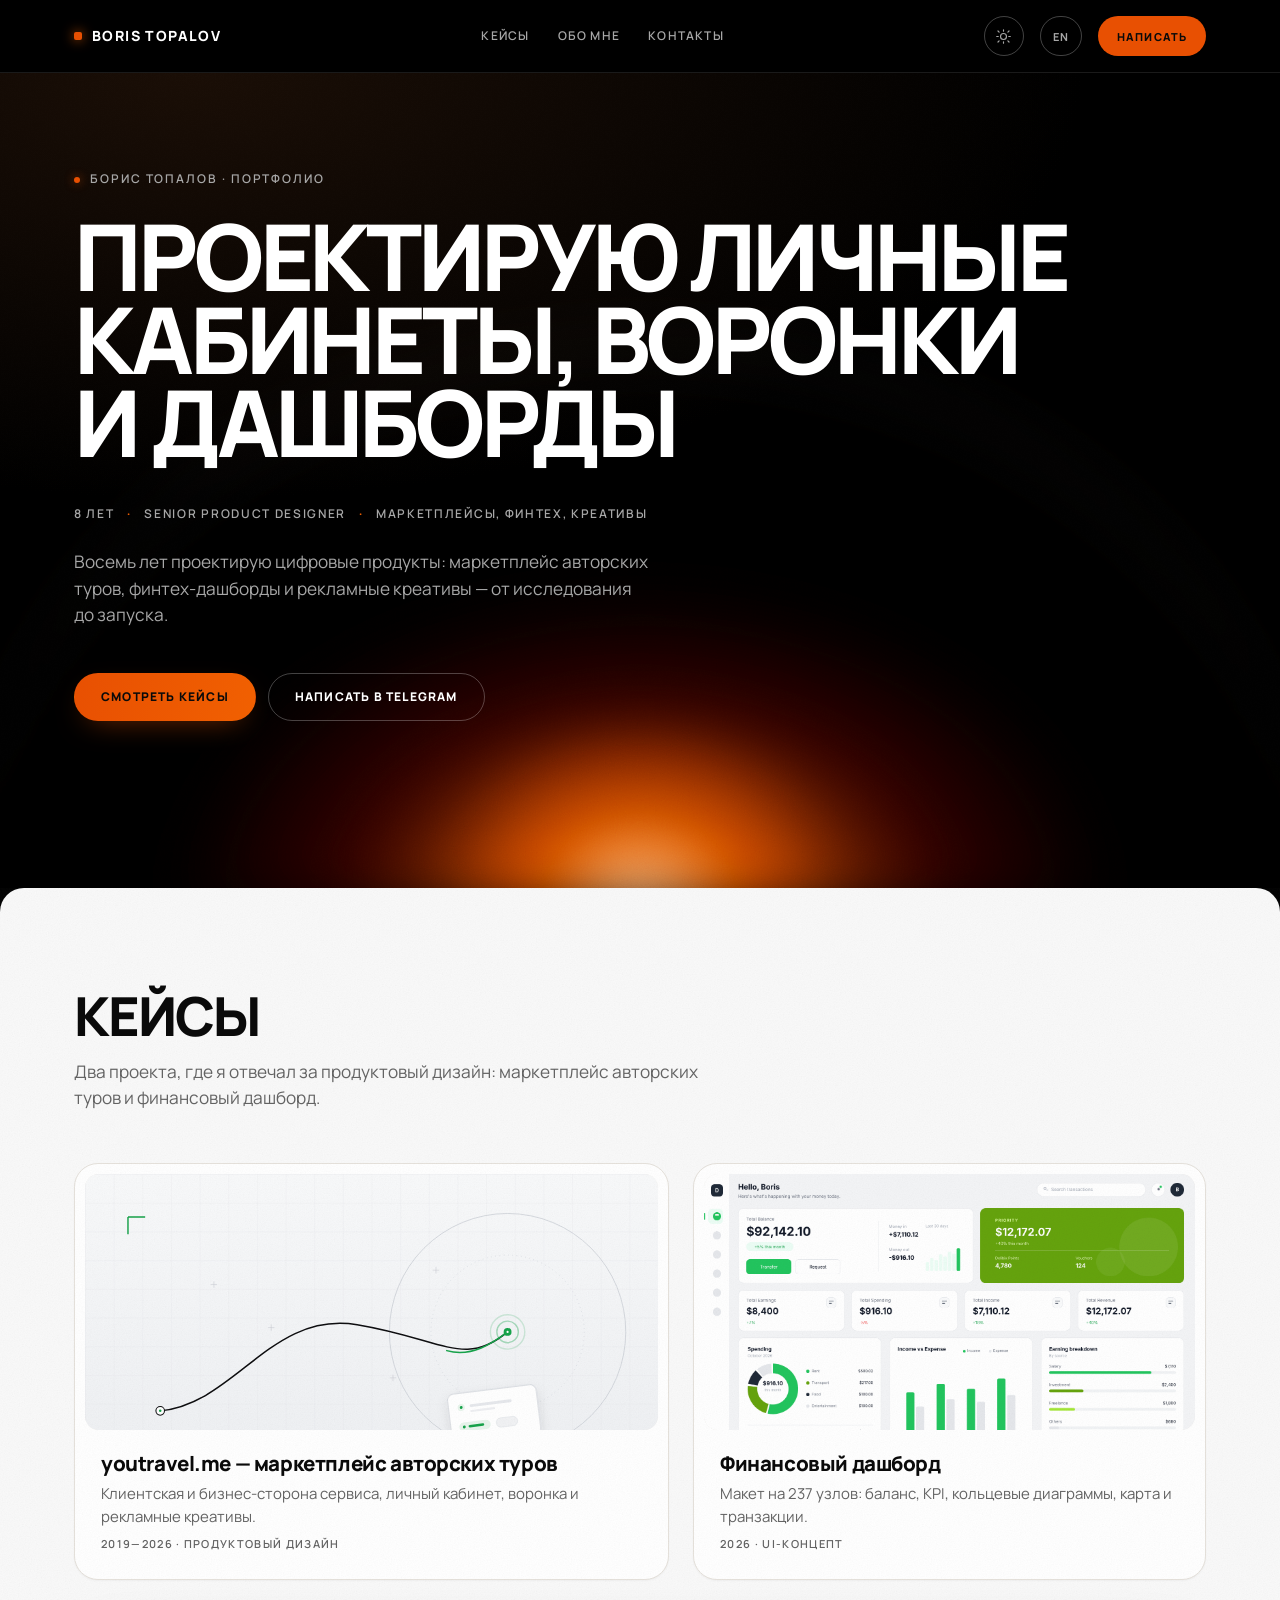
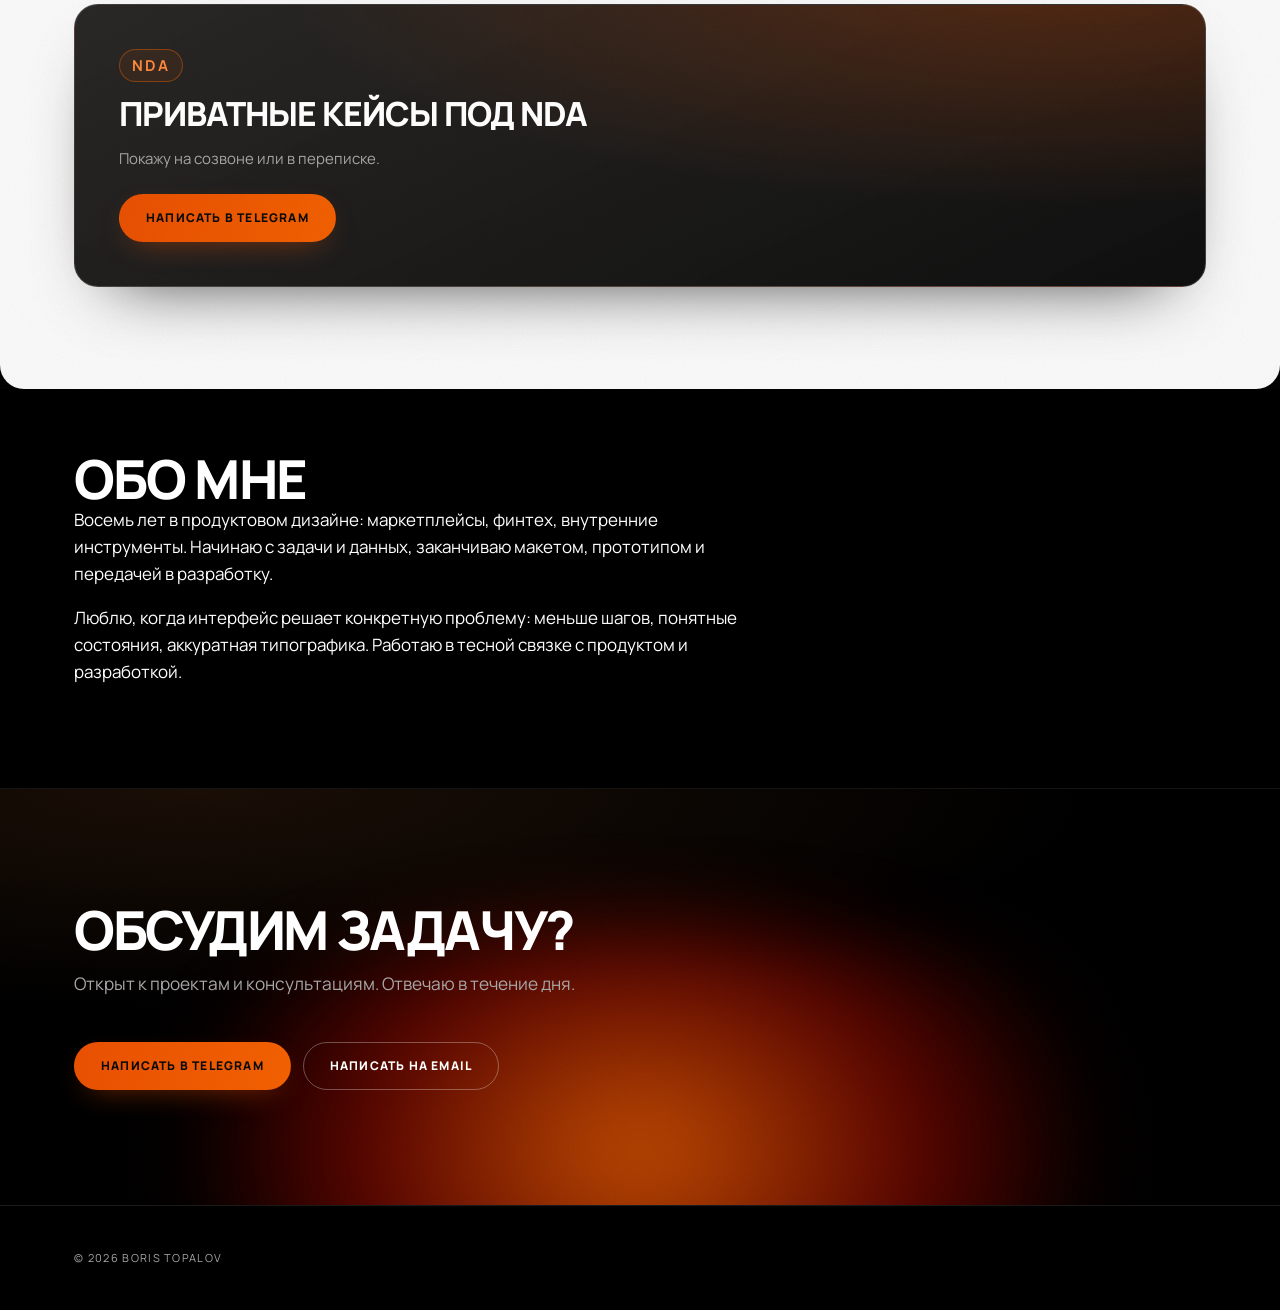
<file: index.html>
<!DOCTYPE html>
<html lang="ru" data-lang="ru" data-theme="dark">
<head>
  <meta charset="utf-8">
  <meta name="viewport" content="width=device-width, initial-scale=1">
  <title data-i18n="page.title">Boris Topalov — портфолио продуктового дизайнера</title>
  <meta name="description" content="Портфолио продуктового дизайнера Бориса Топалова: маркетплейс авторских туров, финансовый дашборд, интерфейсы и дизайн-системы.">
  <!-- тема применяется до первой отрисовки, чтобы не было вспышки другой темы -->
  <script>try{var t=localStorage.getItem('portfolio.theme');document.documentElement.setAttribute('data-theme',t==='light'?'light':'dark')}catch(e){}</script>
  <link rel="preload" href="assets/fonts/Manrope-Variable.woff2" as="font" type="font/woff2" crossorigin>
  <link rel="stylesheet" href="assets/css/tokens.css">
  <link rel="stylesheet" href="assets/css/base.css">
  <link rel="stylesheet" href="assets/css/components.css">
</head>
<body data-page="index">

  <header class="site-header">
    <div class="wrap site-header__inner">
      <a class="logo" href="index.html">Boris Topalov</a>
      <nav class="nav" aria-label="Основная навигация">
        <a href="#cases" data-i18n="nav.cases">Кейсы</a>
        <a href="#about" data-i18n="nav.about">Обо мне</a>
        <a href="#contact" data-i18n="nav.contact">Контакты</a>
      </nav>
      <button class="theme-toggle" id="themeToggle" type="button" aria-label="Включить светлую тему">
        <svg data-theme-icon="sun" viewBox="0 0 24 24" aria-hidden="true" focusable="false"><circle cx="12" cy="12" r="4.2"/><path d="M12 2.4v2.2M12 19.4v2.2M4.2 4.2l1.6 1.6M18.2 18.2l1.6 1.6M2.4 12h2.2M19.4 12h2.2M4.2 19.8l1.6-1.6M18.2 5.8l1.6-1.6"/></svg>
        <svg data-theme-icon="moon" viewBox="0 0 24 24" aria-hidden="true" focusable="false"><path d="M20.4 14.2A8.6 8.6 0 0 1 9.8 3.6a8.6 8.6 0 1 0 10.6 10.6Z"/></svg>
      </button>
      <button class="lang-toggle" id="langToggle" type="button" lang="en" aria-label="Switch to English">EN</button>
      <!-- TODO: заменить USERNAME на реальный ник в Telegram -->
      <a class="header-cta" href="https://t.me/USERNAME" target="_blank" rel="noopener" data-i18n="header.cta">Написать</a>
    </div>
  </header>

  <main>

    <section class="hero hero--dark grain">
      <div class="hero__glow" aria-hidden="true"></div>
      <div class="wrap">
        <p class="eyebrow" data-i18n="hero.eyebrow">Борис Топалов · портфолио</p>
        <h1 class="hero__title" data-i18n="hero.title">ПРОЕКТИРУЮ ЛИЧНЫЕ КАБИНЕТЫ, ВОРОНКИ И ДАШБОРДЫ</h1>
        <p class="hero__meta">
          <span class="hero__meta-item" data-i18n="hero.meta.years">8 лет</span><span class="hero__meta-sep" aria-hidden="true">·</span><span class="hero__meta-item" data-i18n="hero.meta.role">Senior product designer</span><span class="hero__meta-sep" aria-hidden="true">·</span><span class="hero__meta-item" data-i18n="hero.meta.domains">маркетплейсы, финтех, креативы</span>
        </p>
        <p class="lead" data-i18n="hero.lead">Восемь лет проектирую цифровые продукты: маркетплейс авторских туров, финтех-дашборды и рекламные креативы — от исследования до запуска.</p>
        <div class="hero__actions">
          <a class="btn btn--primary" href="#cases" data-i18n="hero.ctaCases">Смотреть кейсы</a>
          <!-- TODO: заменить USERNAME на реальный ник в Telegram -->
          <a class="btn btn--ghost" href="https://t.me/USERNAME" target="_blank" rel="noopener" data-i18n="hero.ctaTelegram">Написать в Telegram</a>
        </div>
      </div>
    </section>

    <section class="section section--light grain" id="cases">
      <div class="wrap">
        <h2 data-i18n="cases.title">Кейсы</h2>
        <p class="lead" data-i18n="cases.lead">Два проекта, где я отвечал за продуктовый дизайн: маркетплейс авторских туров и финансовый дашборд.</p>

        <div class="grid case-grid">

          <a class="case-card" href="cases/youtravel.html">
            <img src="assets/img/youtravel/cover.svg" alt="Обложка кейса youtravel.me — маркетплейс авторских туров" loading="lazy">
            <h3 data-i18n="cases.c1.title">youtravel.me — маркетплейс авторских туров</h3>
            <p class="muted" data-i18n="cases.c1.desc">Клиентская и бизнес-сторона сервиса, личный кабинет, воронка и рекламные креативы.</p>
            <p class="small" data-i18n="cases.c1.meta">2019—2026 · продуктовый дизайн</p>
          </a>

          <a class="case-card" href="cases/finance-dashboard.html">
            <img src="assets/img/dashboard/dashboard-overview.png" alt="Обложка кейса «Финансовый дашборд» — обзорный экран личного кабинета" loading="lazy">
            <h3 data-i18n="cases.c2.title">Финансовый дашборд</h3>
            <p class="muted" data-i18n="cases.c2.desc">Макет на 237 узлов: баланс, KPI, кольцевые диаграммы, карта и транзакции.</p>
            <p class="small" data-i18n="cases.c2.meta">2026 · UI-концепт</p>
          </a>

          <aside class="request-card">
            <p class="label" data-i18n="requestCard.label">NDA</p>
            <h3 data-i18n="requestCard.title">Приватные кейсы под NDA</h3>
            <p class="muted" data-i18n="requestCard.text">Покажу на созвоне или в переписке.</p>
            <!-- TODO: заменить USERNAME на реальный ник в Telegram -->
            <a class="btn btn--primary" href="https://t.me/USERNAME" target="_blank" rel="noopener" data-i18n="requestCard.cta">Написать в Telegram</a>
          </aside>

        </div>
      </div>
    </section>

    <section class="section" id="about">
      <div class="wrap">
        <h2 data-i18n="about.title">Обо мне</h2>
        <p data-i18n="about.p1">Восемь лет в продуктовом дизайне: маркетплейсы, финтех, внутренние инструменты. Начинаю с задачи и данных, заканчиваю макетом, прототипом и передачей в разработку.</p>
        <p data-i18n="about.p2">Люблю, когда интерфейс решает конкретную проблему: меньше шагов, понятные состояния, аккуратная типографика. Работаю в тесной связке с продуктом и разработкой.</p>
      </div>
    </section>

    <section class="cta-band" id="contact">
      <div class="wrap">
        <h2 data-i18n="contact.title">Обсудим задачу?</h2>
        <p class="lead" data-i18n="contact.lead">Открыт к проектам и консультациям. Отвечаю в течение дня.</p>
        <div class="hero__actions">
          <!-- TODO: заменить USERNAME на реальный ник в Telegram -->
          <a class="btn btn--primary" href="https://t.me/USERNAME" target="_blank" rel="noopener" data-i18n="contact.telegram">Написать в Telegram</a>
          <!-- TODO: заменить EMAIL@EXAMPLE.COM на реальный адрес почты -->
          <a class="btn btn--ghost" href="mailto:EMAIL@EXAMPLE.COM" data-i18n="contact.email">Написать на email</a>
        </div>
      </div>
    </section>

  </main>

  <footer class="site-footer">
    <div class="wrap">
      <p class="small" data-i18n="footer.note">© 2026 Boris Topalov</p>
    </div>
  </footer>

  <script src="assets/js/i18n.js"></script>
  <script src="assets/js/main.js"></script>
</body>
</html>
</file>
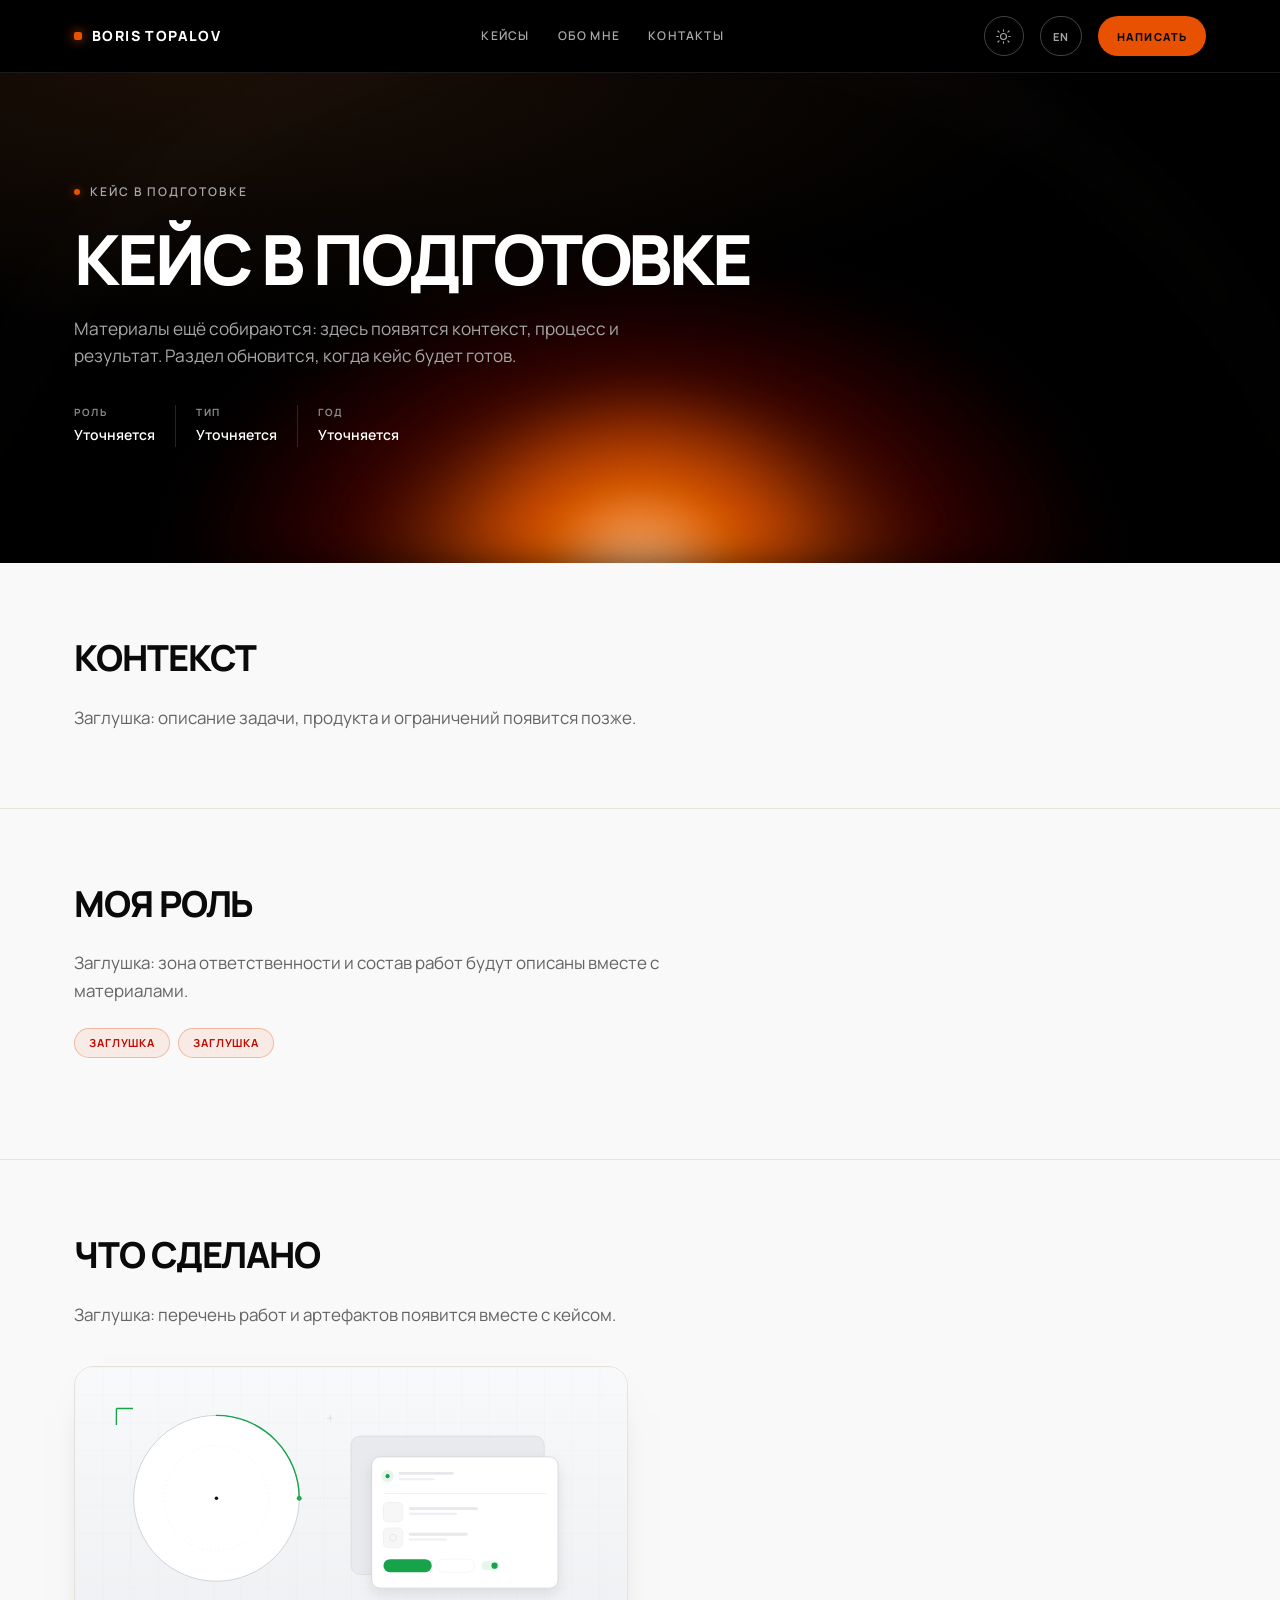
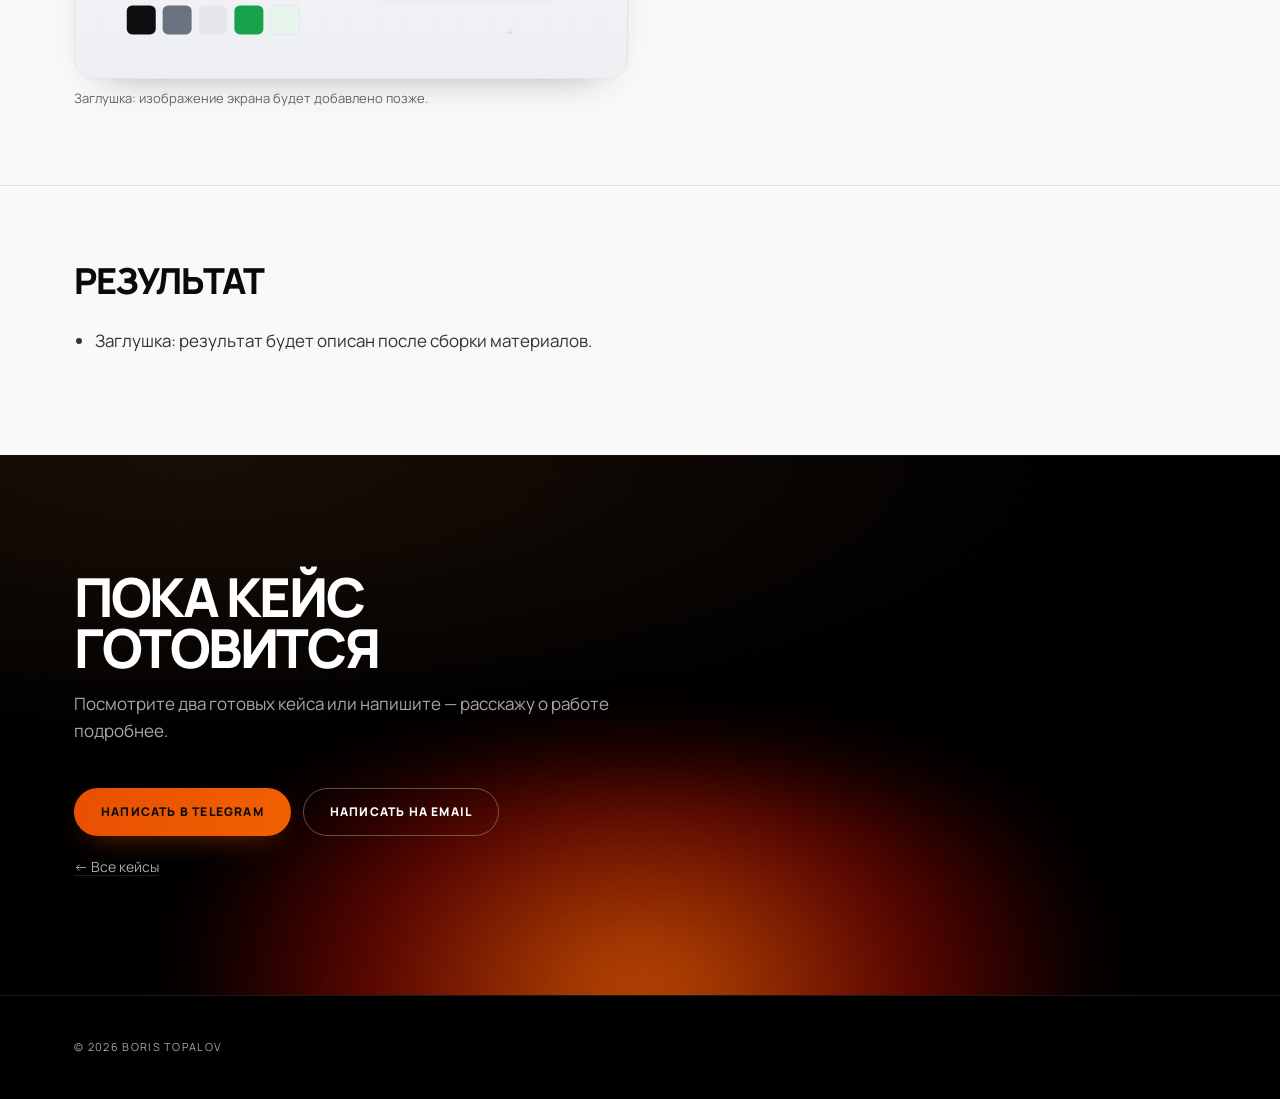
<file: cases/case-3.html>
<!DOCTYPE html>
<html lang="ru" data-lang="ru" data-theme="dark">
<head>
  <meta charset="utf-8">
  <meta name="viewport" content="width=device-width, initial-scale=1">
  <title data-i18n="page.title">Кейс в подготовке · Boris Topalov</title>
  <meta name="description" content="Третий кейс портфолио находится в подготовке: материалы собираются.">
  <meta name="robots" content="noindex">
  <script>try{var t=localStorage.getItem('portfolio.theme');document.documentElement.setAttribute('data-theme',t==='light'?'light':'dark')}catch(e){}</script>
  <link rel="preload" href="../assets/fonts/Manrope-Variable.woff2" as="font" type="font/woff2" crossorigin>
  <link rel="stylesheet" href="../assets/css/tokens.css">
  <link rel="stylesheet" href="../assets/css/base.css">
  <link rel="stylesheet" href="../assets/css/components.css">
</head>
<body data-page="case-3">

  <header class="site-header">
    <div class="wrap site-header__inner">
      <a class="logo" href="../index.html">Boris Topalov</a>
      <nav class="nav" aria-label="Основная навигация">
        <a href="../index.html#cases" data-i18n="nav.cases">Кейсы</a>
        <a href="../index.html#about" data-i18n="nav.about">Обо мне</a>
        <a href="../index.html#contact" data-i18n="nav.contact">Контакты</a>
      </nav>
      <button class="theme-toggle" id="themeToggle" type="button" aria-label="Включить светлую тему">
        <svg data-theme-icon="sun" viewBox="0 0 24 24" aria-hidden="true" focusable="false"><circle cx="12" cy="12" r="4.2"/><path d="M12 2.4v2.2M12 19.4v2.2M4.2 4.2l1.6 1.6M18.2 18.2l1.6 1.6M2.4 12h2.2M19.4 12h2.2M4.2 19.8l1.6-1.6M18.2 5.8l1.6-1.6"/></svg>
        <svg data-theme-icon="moon" viewBox="0 0 24 24" aria-hidden="true" focusable="false"><path d="M20.4 14.2A8.6 8.6 0 0 1 9.8 3.6a8.6 8.6 0 1 0 10.6 10.6Z"/></svg>
      </button>
      <button class="lang-toggle" id="langToggle" type="button" lang="en" aria-label="Switch to English">EN</button>
      <!-- TODO: заменить USERNAME на реальный ник в Telegram -->
      <a class="header-cta" href="https://t.me/USERNAME" target="_blank" rel="noopener" data-i18n="header.cta">Написать</a>
    </div>
  </header>

  <main>

    <!-- TODO: заменить заглушки на реальные данные кейса, когда материалы будут готовы -->
    <section class="case-hero">
      <div class="hero__glow" aria-hidden="true"></div>
      <div class="wrap">
        <p class="eyebrow" data-i18n="case.c3.eyebrow">Кейс в подготовке</p>
        <h1 data-i18n="case.c3.title">Кейс в подготовке</h1>
        <p class="lead" data-i18n="case.c3.lead">Материалы ещё собираются: здесь появятся контекст, процесс и результат. Раздел обновится, когда кейс будет готов.</p>
        <dl class="case-meta">
          <div>
            <dt class="small" data-i18n="case.c3.metaRoleLabel">Роль</dt>
            <dd data-i18n="case.c3.metaRole">Уточняется</dd>
          </div>
          <div>
            <dt class="small" data-i18n="case.c3.metaTypeLabel">Тип</dt>
            <dd data-i18n="case.c3.metaType">Уточняется</dd>
          </div>
          <div>
            <dt class="small" data-i18n="case.c3.metaYearLabel">Год</dt>
            <dd data-i18n="case.c3.metaYear">Уточняется</dd>
          </div>
        </dl>
      </div>
    </section>

    <section class="case-block">
      <div class="wrap">
        <h2 data-i18n="case.c3.contextTitle">Контекст</h2>
        <p class="muted" data-i18n="case.c3.contextP1">Заглушка: описание задачи, продукта и ограничений появится позже.</p>
        <!-- TODO: вписать задачу, продукт и ограничения -->
      </div>
    </section>

    <section class="case-block">
      <div class="wrap">
        <h2 data-i18n="case.c3.roleTitle">Моя роль</h2>
        <p class="muted" data-i18n="case.c3.roleP1">Заглушка: зона ответственности и состав работ будут описаны вместе с материалами.</p>
        <!-- TODO: перечислить реальные роли и зоны ответственности -->
        <ul class="tags">
          <li class="tag" data-i18n="case.c3.tag1">Заглушка</li>
          <li class="tag" data-i18n="case.c3.tag2">Заглушка</li>
        </ul>
      </div>
    </section>

    <section class="case-block">
      <div class="wrap">
        <h2 data-i18n="case.c3.doneTitle">Что сделано</h2>
        <p class="muted" data-i18n="case.c3.doneP1">Заглушка: перечень работ и артефактов появится вместе с кейсом.</p>
        <!-- TODO: заменить плейсхолдер на скриншоты экранов -->
        <div class="gallery">
          <figure class="gallery__item">
            <img src="../assets/img/case-3/cover.svg" alt="Плейсхолдер обложки третьего кейса" loading="lazy">
            <figcaption class="small" data-i18n="case.c3.shot1Cap">Заглушка: изображение экрана будет добавлено позже.</figcaption>
          </figure>
        </div>
      </div>
    </section>

    <section class="case-block">
      <div class="wrap">
        <h2 data-i18n="case.c3.resultTitle">Результат</h2>
        <ul>
          <li class="muted" data-i18n="case.c3.res1">Заглушка: результат будет описан после сборки материалов.</li>
        </ul>
        <!-- TODO: добавить проверяемые результаты без выдуманных цифр -->
      </div>
    </section>

    <section class="cta-band">
      <div class="wrap">
        <h2 data-i18n="case.c3.ctaTitle">Пока кейс готовится</h2>
        <p data-i18n="case.c3.ctaText">Посмотрите два готовых кейса или напишите — расскажу о работе подробнее.</p>
        <div class="hero__actions">
          <!-- TODO: заменить USERNAME на реальный ник в Telegram -->
          <a class="btn btn--primary" href="https://t.me/USERNAME" target="_blank" rel="noopener" data-i18n="case.c3.ctaTelegram">Написать в Telegram</a>
          <!-- TODO: заменить EMAIL@EXAMPLE.COM на реальный адрес почты -->
          <a class="btn btn--ghost" href="mailto:EMAIL@EXAMPLE.COM" data-i18n="case.c3.ctaEmail">Написать на email</a>
        </div>
        <p><a class="small" href="../index.html" data-i18n="case.c3.back">← Все кейсы</a></p>
      </div>
    </section>

  </main>

  <footer class="site-footer">
    <div class="wrap">
      <p class="small" data-i18n="footer.note">© 2026 Boris Topalov</p>
    </div>
  </footer>

  <script src="../assets/js/i18n.js"></script>
  <script src="../assets/js/main.js"></script>
</body>
</html>
</file>
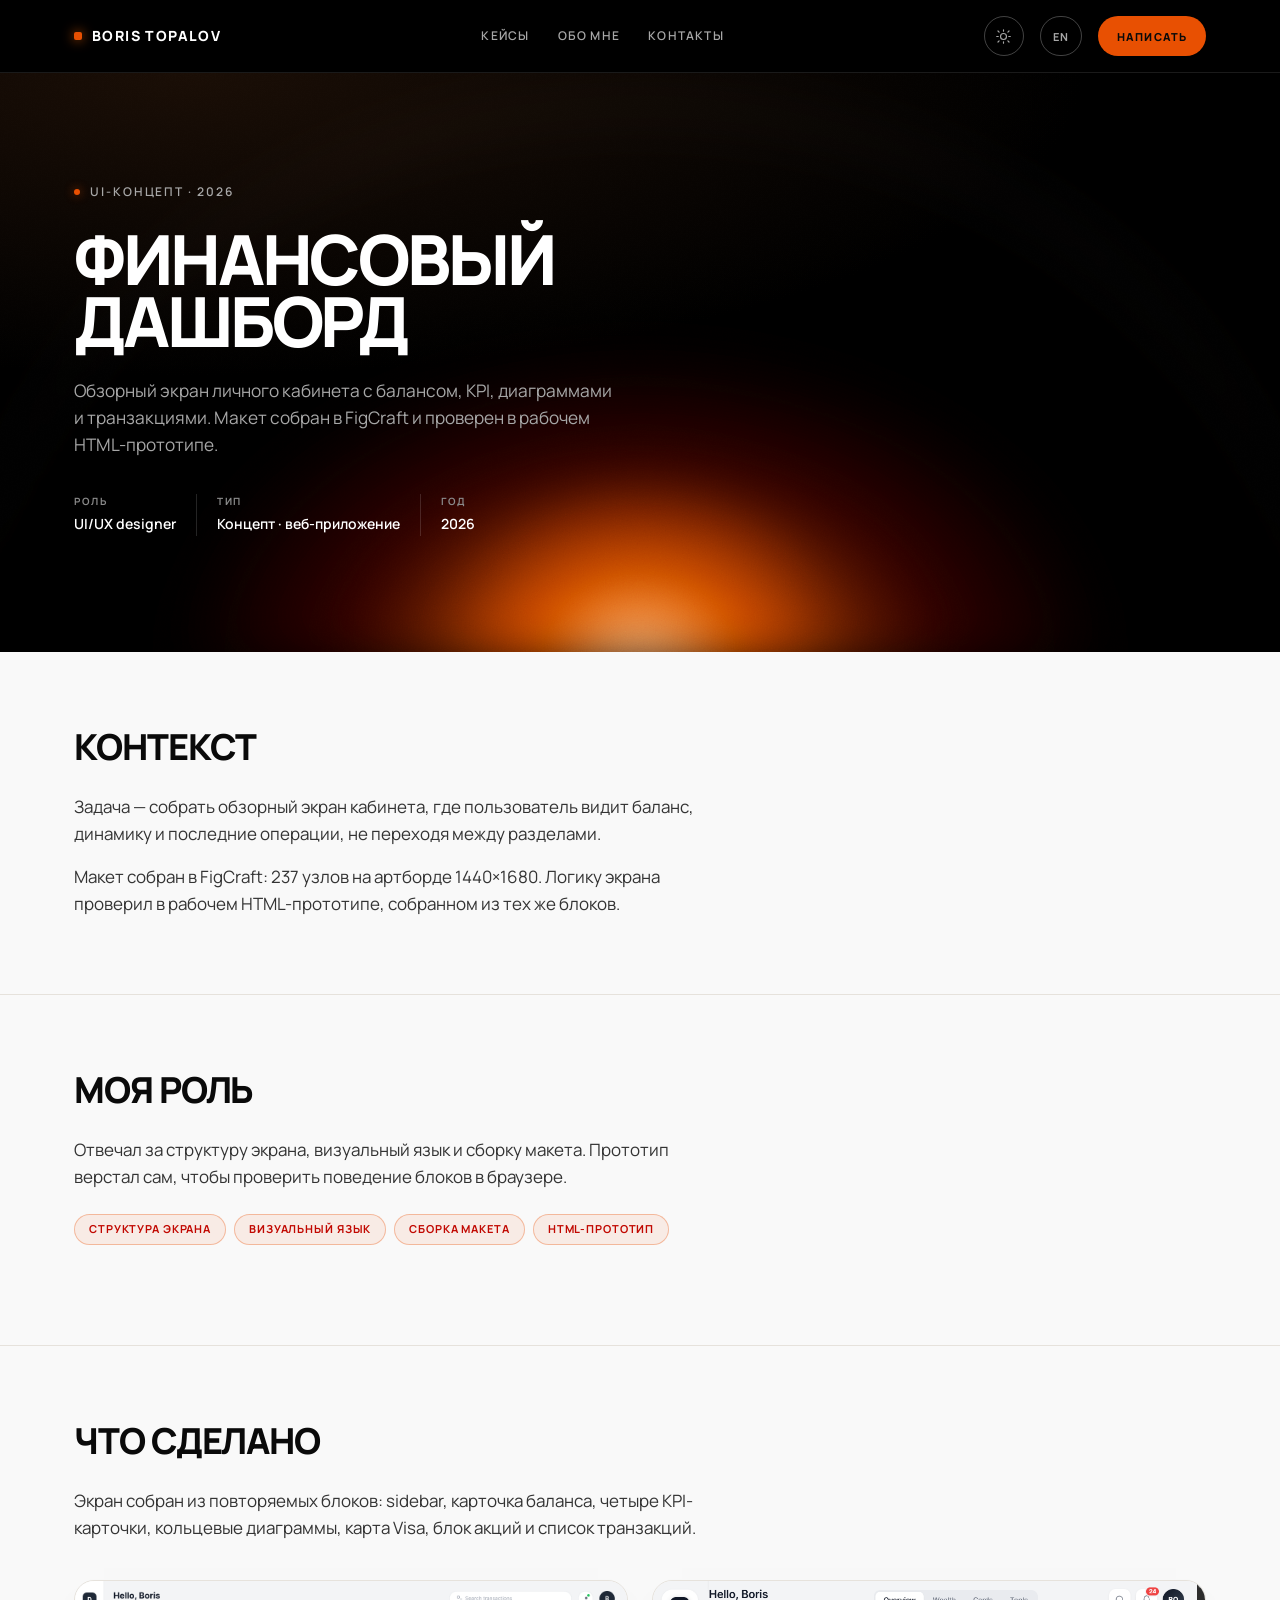
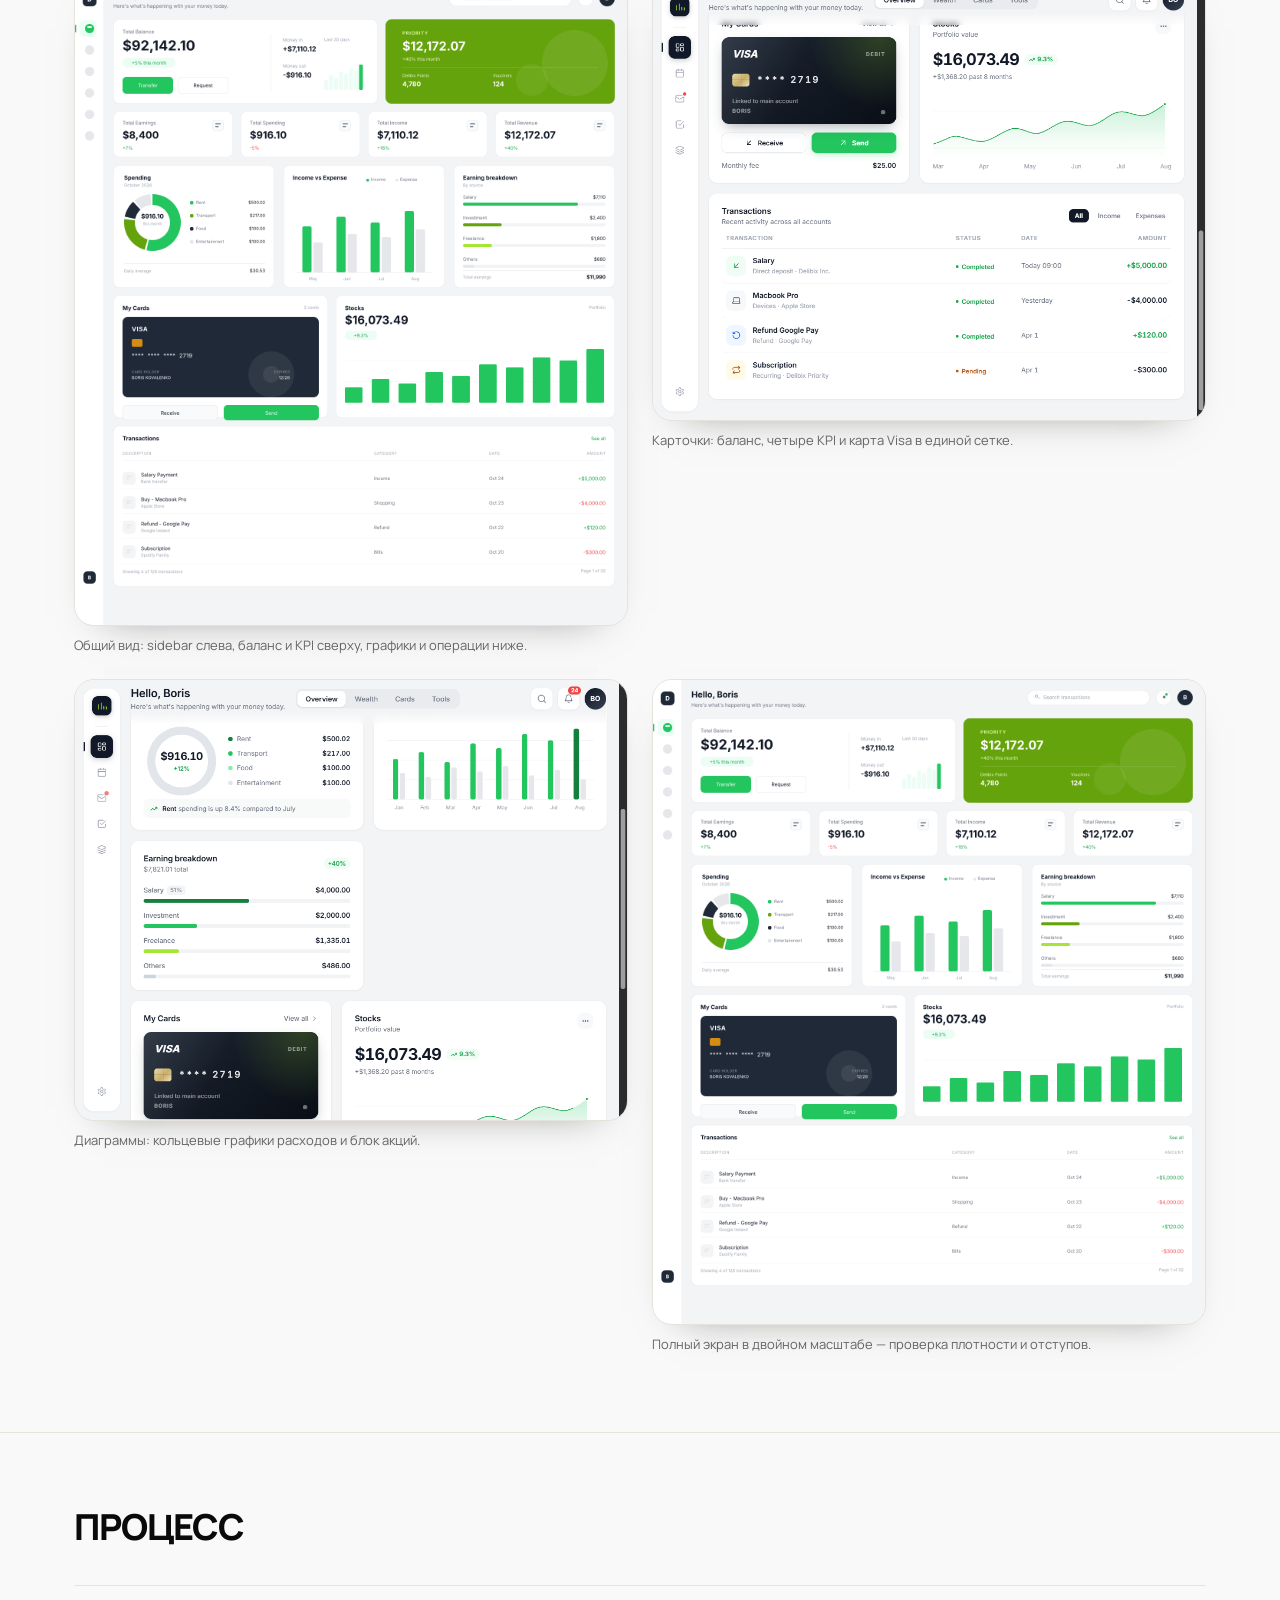
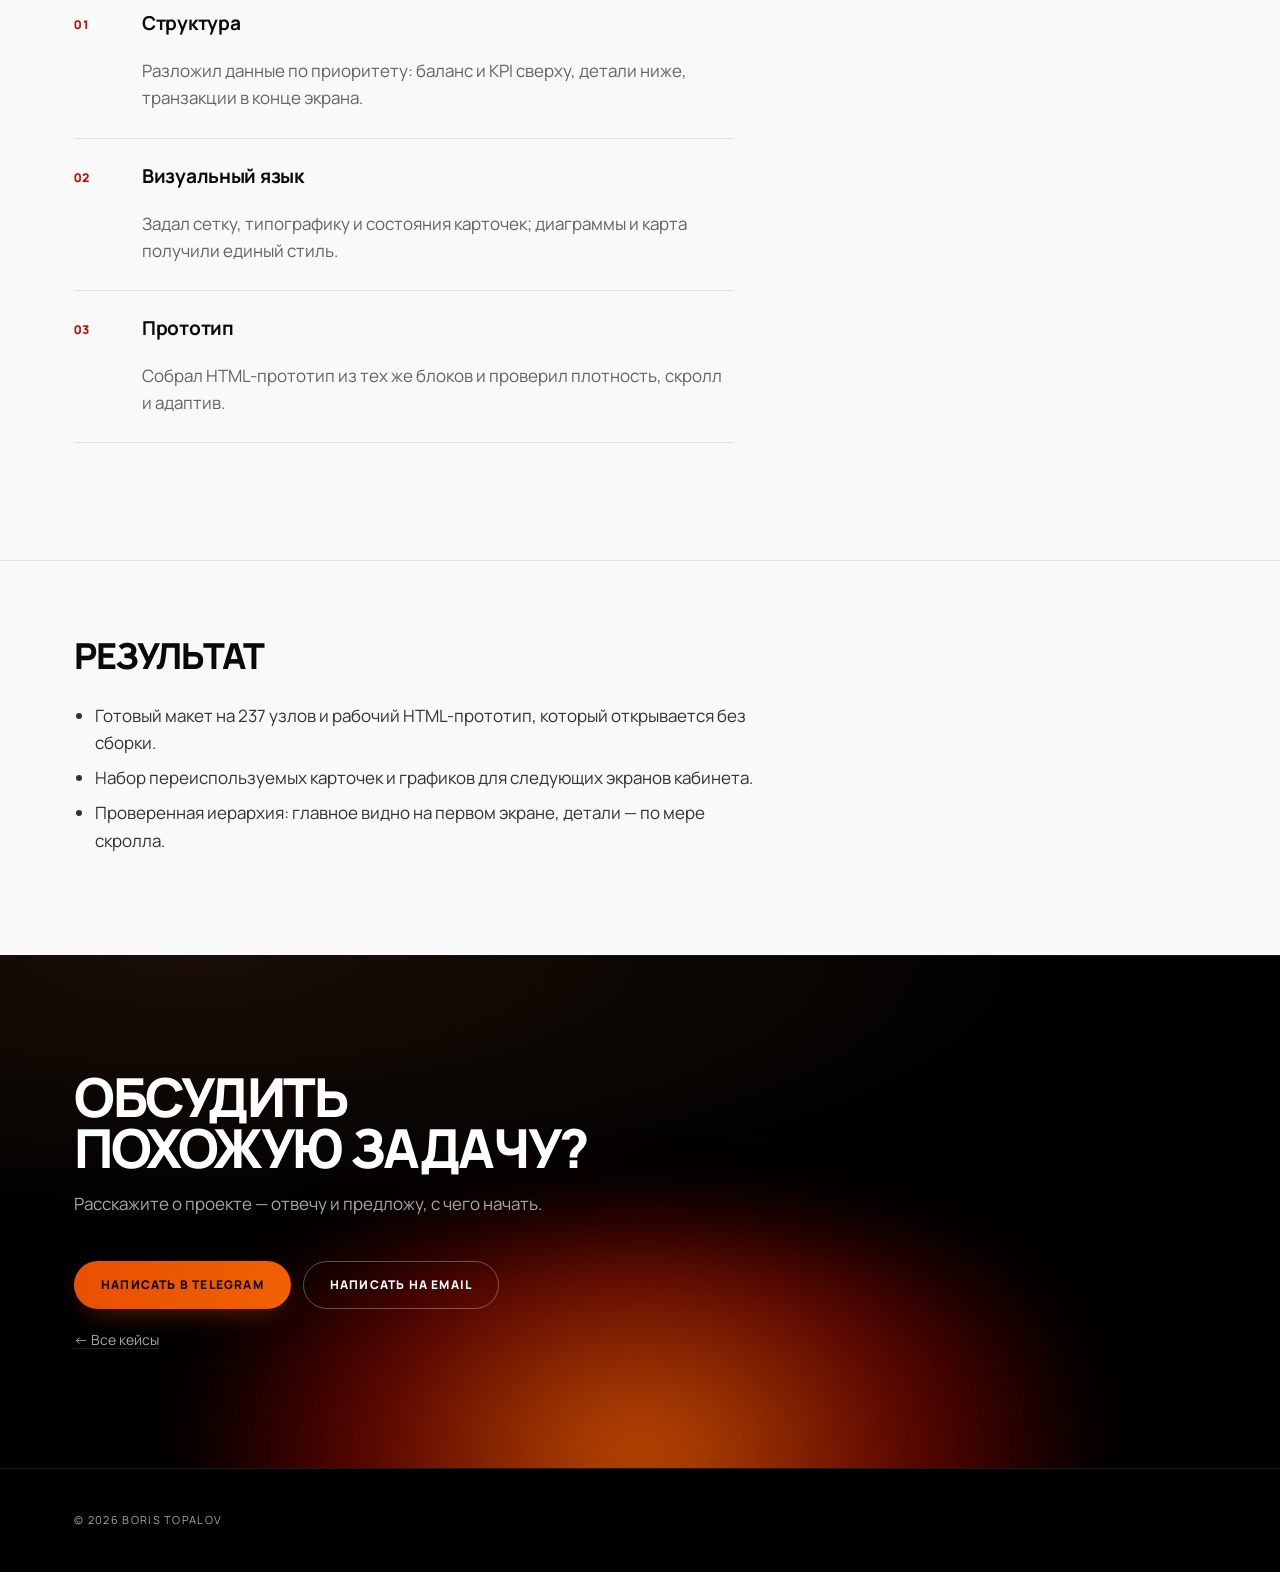
<file: cases/finance-dashboard.html>
<!DOCTYPE html>
<html lang="ru" data-lang="ru" data-theme="dark">
<head>
  <meta charset="utf-8">
  <meta name="viewport" content="width=device-width, initial-scale=1">
  <title data-i18n="page.title">Финансовый дашборд · Boris Topalov</title>
  <meta name="description" content="Кейс «Финансовый дашборд»: макет на 237 узлов в FigCraft, HTML-прототип, карточки баланса и KPI, диаграммы и транзакции.">
  <script>try{var t=localStorage.getItem('portfolio.theme');document.documentElement.setAttribute('data-theme',t==='light'?'light':'dark')}catch(e){}</script>
  <link rel="preload" href="../assets/fonts/Manrope-Variable.woff2" as="font" type="font/woff2" crossorigin>
  <link rel="stylesheet" href="../assets/css/tokens.css">
  <link rel="stylesheet" href="../assets/css/base.css">
  <link rel="stylesheet" href="../assets/css/components.css">
</head>
<body data-page="case-dashboard">

  <header class="site-header">
    <div class="wrap site-header__inner">
      <a class="logo" href="../index.html">Boris Topalov</a>
      <nav class="nav" aria-label="Основная навигация">
        <a href="../index.html#cases" data-i18n="nav.cases">Кейсы</a>
        <a href="../index.html#about" data-i18n="nav.about">Обо мне</a>
        <a href="../index.html#contact" data-i18n="nav.contact">Контакты</a>
      </nav>
      <button class="theme-toggle" id="themeToggle" type="button" aria-label="Включить светлую тему">
        <svg data-theme-icon="sun" viewBox="0 0 24 24" aria-hidden="true" focusable="false"><circle cx="12" cy="12" r="4.2"/><path d="M12 2.4v2.2M12 19.4v2.2M4.2 4.2l1.6 1.6M18.2 18.2l1.6 1.6M2.4 12h2.2M19.4 12h2.2M4.2 19.8l1.6-1.6M18.2 5.8l1.6-1.6"/></svg>
        <svg data-theme-icon="moon" viewBox="0 0 24 24" aria-hidden="true" focusable="false"><path d="M20.4 14.2A8.6 8.6 0 0 1 9.8 3.6a8.6 8.6 0 1 0 10.6 10.6Z"/></svg>
      </button>
      <button class="lang-toggle" id="langToggle" type="button" lang="en" aria-label="Switch to English">EN</button>
      <!-- TODO: заменить USERNAME на реальный ник в Telegram -->
      <a class="header-cta" href="https://t.me/USERNAME" target="_blank" rel="noopener" data-i18n="header.cta">Написать</a>
    </div>
  </header>

  <main>

    <section class="case-hero">
      <div class="hero__glow" aria-hidden="true"></div>
      <div class="wrap">
        <p class="eyebrow" data-i18n="case.dash.eyebrow">UI-концепт · 2026</p>
        <h1 data-i18n="case.dash.title">Финансовый дашборд</h1>
        <p class="lead" data-i18n="case.dash.lead">Обзорный экран личного кабинета с балансом, KPI, диаграммами и транзакциями. Макет собран в FigCraft и проверен в рабочем HTML-прототипе.</p>
        <dl class="case-meta">
          <div>
            <dt class="small" data-i18n="case.dash.metaRoleLabel">Роль</dt>
            <dd data-i18n="case.dash.metaRole">UI/UX designer</dd>
          </div>
          <div>
            <dt class="small" data-i18n="case.dash.metaTypeLabel">Тип</dt>
            <dd data-i18n="case.dash.metaType">Концепт · веб-приложение</dd>
          </div>
          <div>
            <dt class="small" data-i18n="case.dash.metaYearLabel">Год</dt>
            <dd data-i18n="case.dash.metaYear">2026</dd>
          </div>
        </dl>
      </div>
    </section>

    <section class="case-block">
      <div class="wrap">
        <h2 data-i18n="case.dash.contextTitle">Контекст</h2>
        <p data-i18n="case.dash.contextP1">Задача — собрать обзорный экран кабинета, где пользователь видит баланс, динамику и последние операции, не переходя между разделами.</p>
        <p data-i18n="case.dash.contextP2">Макет собран в FigCraft: 237 узлов на артборде 1440×1680. Логику экрана проверил в рабочем HTML-прототипе, собранном из тех же блоков.</p>
      </div>
    </section>

    <section class="case-block">
      <div class="wrap">
        <h2 data-i18n="case.dash.roleTitle">Моя роль</h2>
        <p data-i18n="case.dash.roleP1">Отвечал за структуру экрана, визуальный язык и сборку макета. Прототип верстал сам, чтобы проверить поведение блоков в браузере.</p>
        <ul class="tags">
          <li class="tag" data-i18n="case.dash.tag1">Структура экрана</li>
          <li class="tag" data-i18n="case.dash.tag2">Визуальный язык</li>
          <li class="tag" data-i18n="case.dash.tag3">Сборка макета</li>
          <li class="tag" data-i18n="case.dash.tag4">HTML-прототип</li>
        </ul>
      </div>
    </section>

    <section class="case-block">
      <div class="wrap">
        <h2 data-i18n="case.dash.doneTitle">Что сделано</h2>
        <p data-i18n="case.dash.doneP1">Экран собран из повторяемых блоков: sidebar, карточка баланса, четыре KPI-карточки, кольцевые диаграммы, карта Visa, блок акций и список транзакций.</p>
        <div class="gallery">
          <figure class="gallery__item">
            <img src="../assets/img/dashboard/dashboard-overview.png" alt="Обзорный экран финансового дашборда: sidebar, баланс и KPI" loading="lazy">
            <figcaption class="small" data-i18n="case.dash.shot1Cap">Общий вид: sidebar слева, баланс и KPI сверху, графики и операции ниже.</figcaption>
          </figure>
          <figure class="gallery__item">
            <img src="../assets/img/dashboard/dashboard-cards.png" alt="Карточки баланса, четырёх KPI и карта Visa" loading="lazy">
            <figcaption class="small" data-i18n="case.dash.shot2Cap">Карточки: баланс, четыре KPI и карта Visa в единой сетке.</figcaption>
          </figure>
          <figure class="gallery__item">
            <img src="../assets/img/dashboard/dashboard-charts.png" alt="Кольцевые диаграммы расходов и блок акций" loading="lazy">
            <figcaption class="small" data-i18n="case.dash.shot3Cap">Диаграммы: кольцевые графики расходов и блок акций.</figcaption>
          </figure>
          <figure class="gallery__item">
            <img src="../assets/img/dashboard/dashboard-full-2x.png" alt="Полный экран финансового дашборда в двойном масштабе" loading="lazy">
            <figcaption class="small" data-i18n="case.dash.shot4Cap">Полный экран в двойном масштабе — проверка плотности и отступов.</figcaption>
          </figure>
        </div>
      </div>
    </section>

    <section class="case-block">
      <div class="wrap">
        <h2 data-i18n="case.dash.stepsTitle">Процесс</h2>
        <ol class="steps">
          <li class="step">
            <h3 data-i18n="case.dash.step1Title">Структура</h3>
            <p class="muted" data-i18n="case.dash.step1Text">Разложил данные по приоритету: баланс и KPI сверху, детали ниже, транзакции в конце экрана.</p>
          </li>
          <li class="step">
            <h3 data-i18n="case.dash.step2Title">Визуальный язык</h3>
            <p class="muted" data-i18n="case.dash.step2Text">Задал сетку, типографику и состояния карточек; диаграммы и карта получили единый стиль.</p>
          </li>
          <li class="step">
            <h3 data-i18n="case.dash.step3Title">Прототип</h3>
            <p class="muted" data-i18n="case.dash.step3Text">Собрал HTML-прототип из тех же блоков и проверил плотность, скролл и адаптив.</p>
          </li>
        </ol>
      </div>
    </section>

    <section class="case-block">
      <div class="wrap">
        <h2 data-i18n="case.dash.resultTitle">Результат</h2>
        <ul>
          <li data-i18n="case.dash.res1">Готовый макет на 237 узлов и рабочий HTML-прототип, который открывается без сборки.</li>
          <li data-i18n="case.dash.res2">Набор переиспользуемых карточек и графиков для следующих экранов кабинета.</li>
          <li data-i18n="case.dash.res3">Проверенная иерархия: главное видно на первом экране, детали — по мере скролла.</li>
        </ul>
      </div>
    </section>

    <section class="cta-band">
      <div class="wrap">
        <h2 data-i18n="case.dash.ctaTitle">Обсудить похожую задачу?</h2>
        <p data-i18n="case.dash.ctaText">Расскажите о проекте — отвечу и предложу, с чего начать.</p>
        <div class="hero__actions">
          <!-- TODO: заменить USERNAME на реальный ник в Telegram -->
          <a class="btn btn--primary" href="https://t.me/USERNAME" target="_blank" rel="noopener" data-i18n="case.dash.ctaTelegram">Написать в Telegram</a>
          <!-- TODO: заменить EMAIL@EXAMPLE.COM на реальный адрес почты -->
          <a class="btn btn--ghost" href="mailto:EMAIL@EXAMPLE.COM" data-i18n="case.dash.ctaEmail">Написать на email</a>
        </div>
        <p><a class="small" href="../index.html" data-i18n="case.dash.back">← Все кейсы</a></p>
      </div>
    </section>

  </main>

  <footer class="site-footer">
    <div class="wrap">
      <p class="small" data-i18n="footer.note">© 2026 Boris Topalov</p>
    </div>
  </footer>

  <script src="../assets/js/i18n.js"></script>
  <script src="../assets/js/main.js"></script>
</body>
</html>
</file>
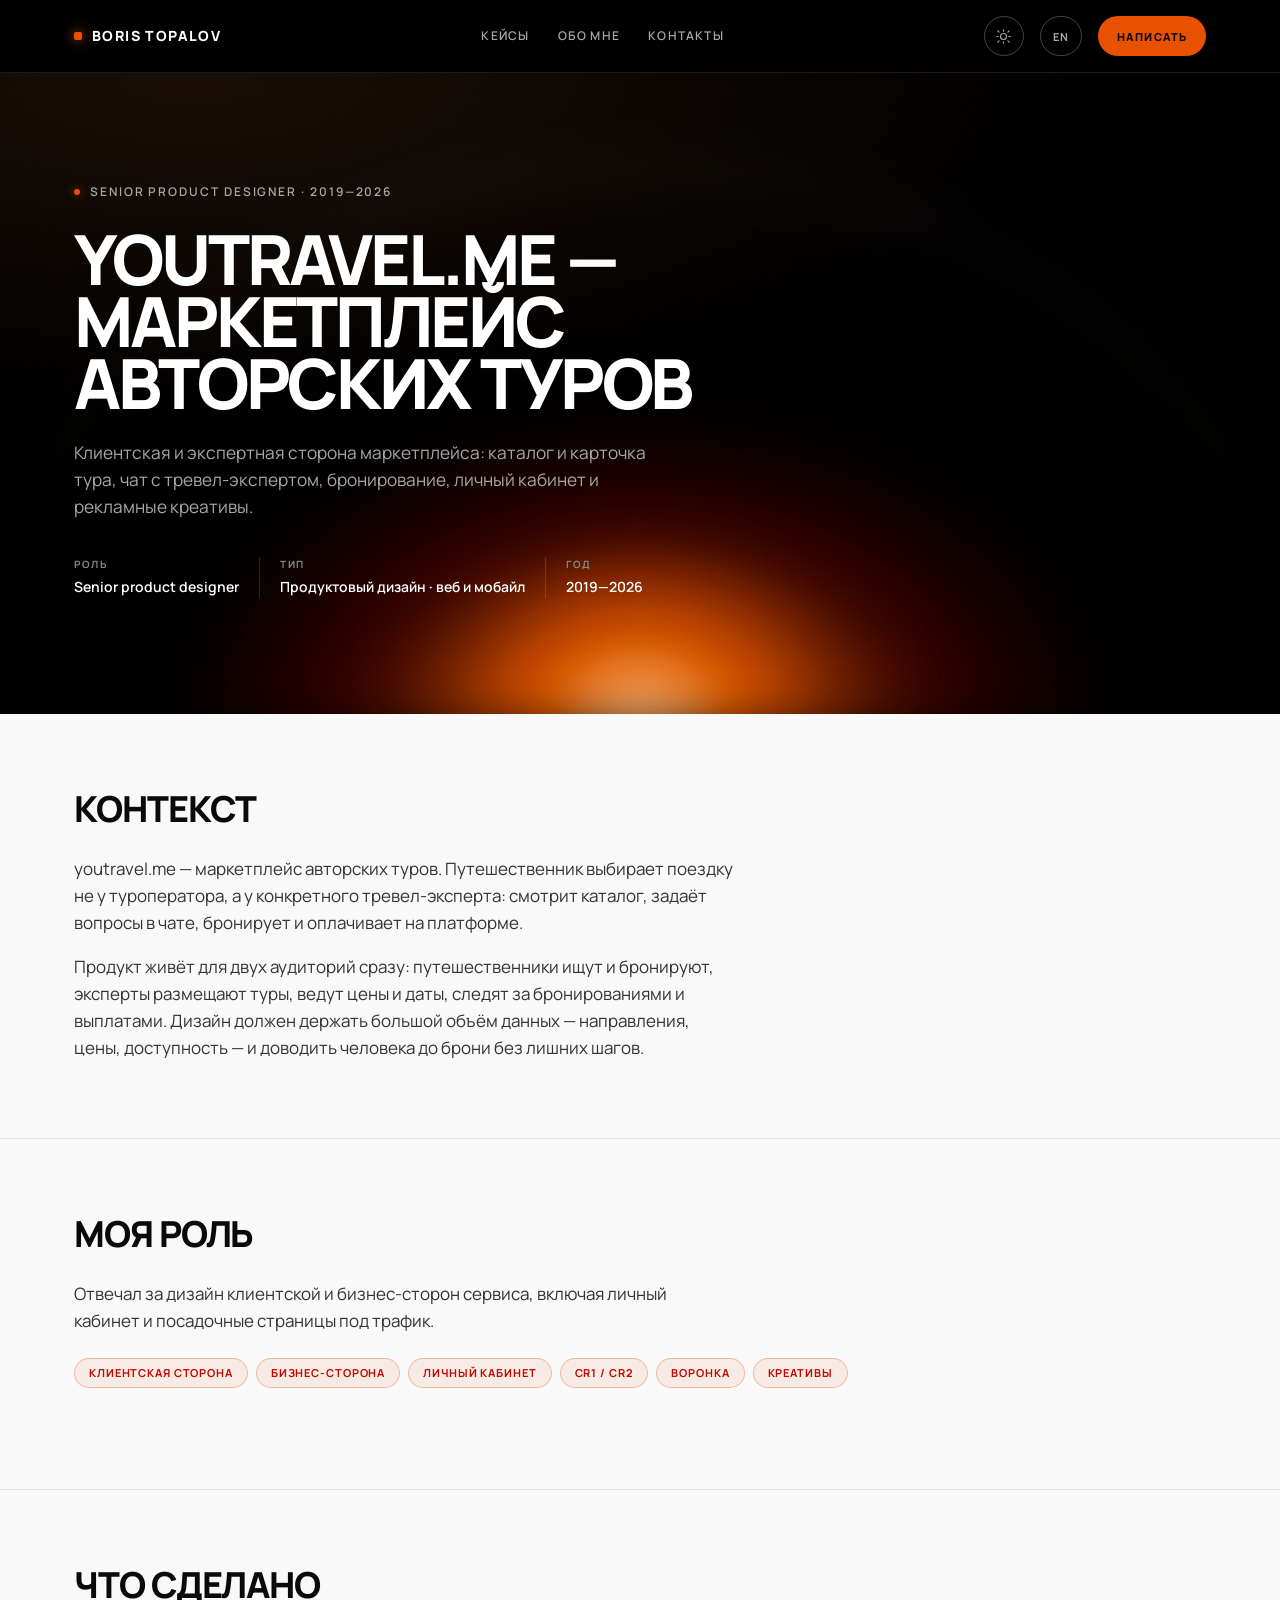
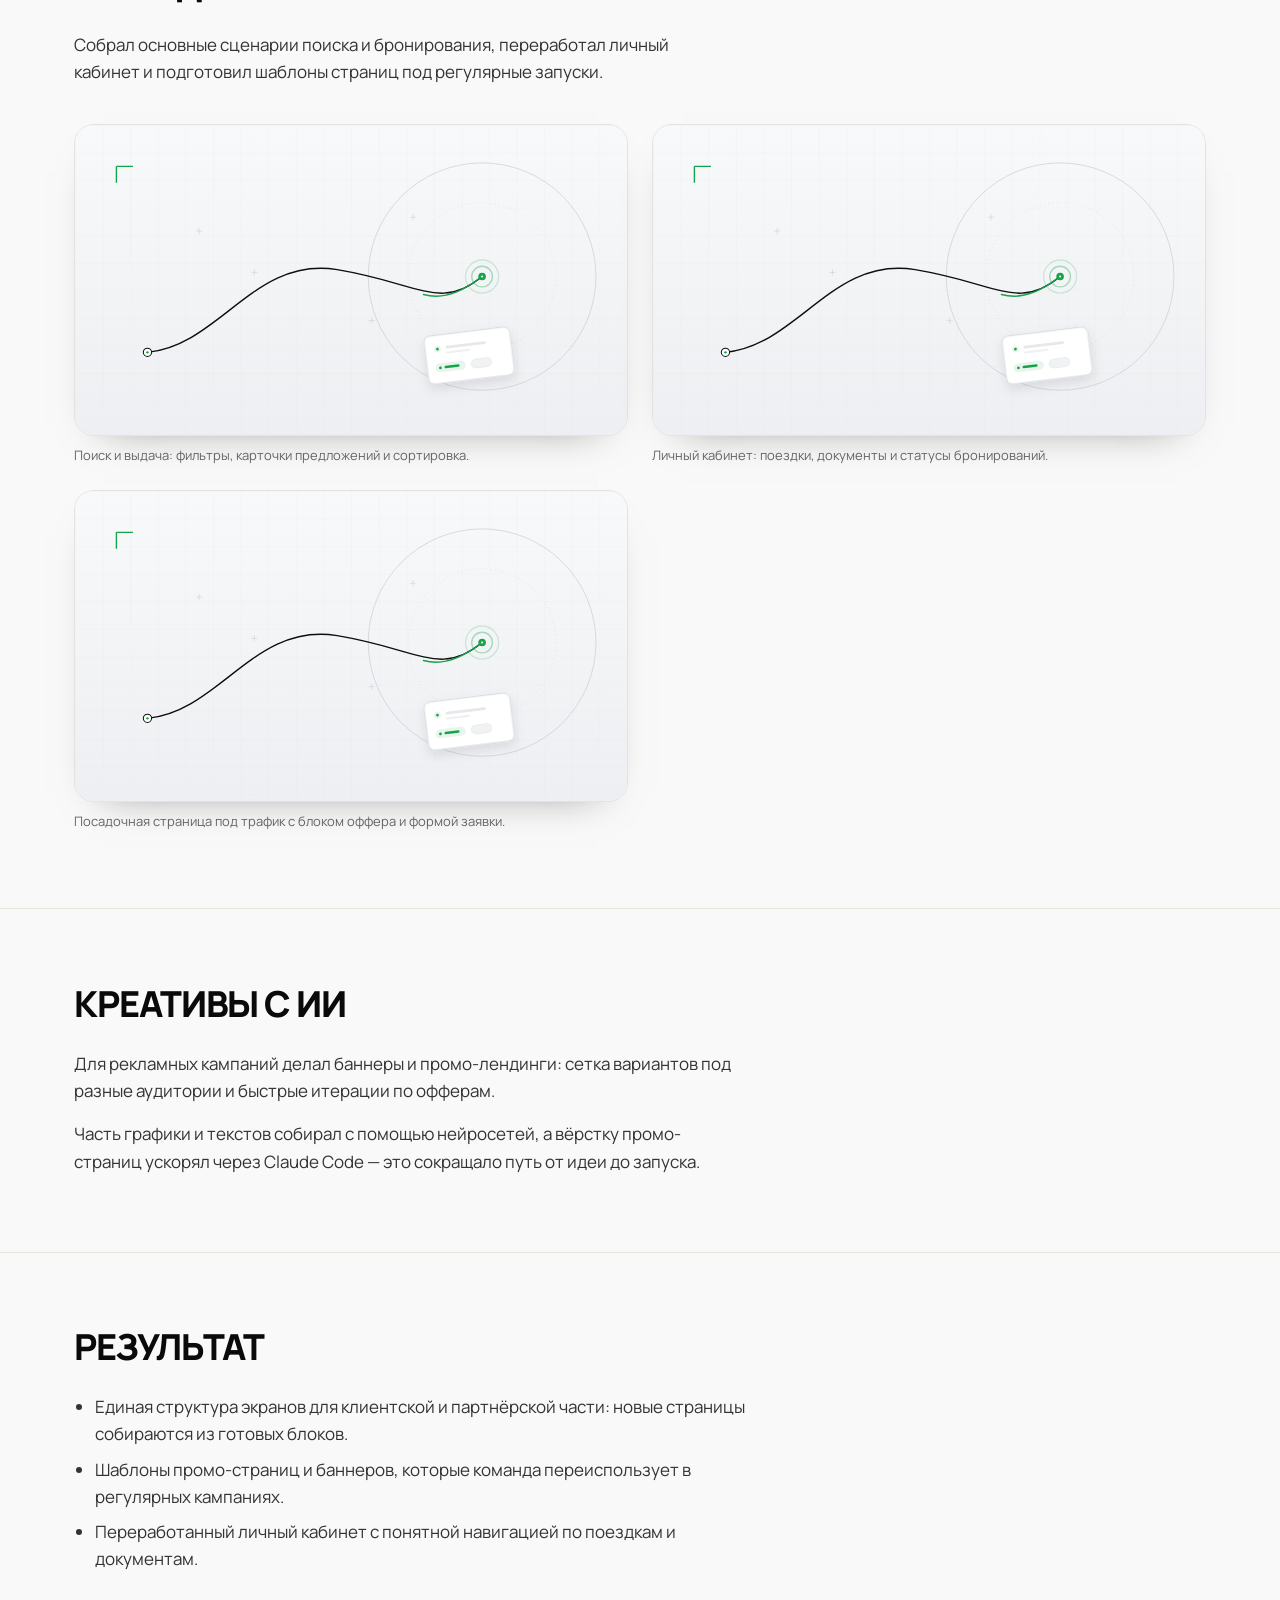
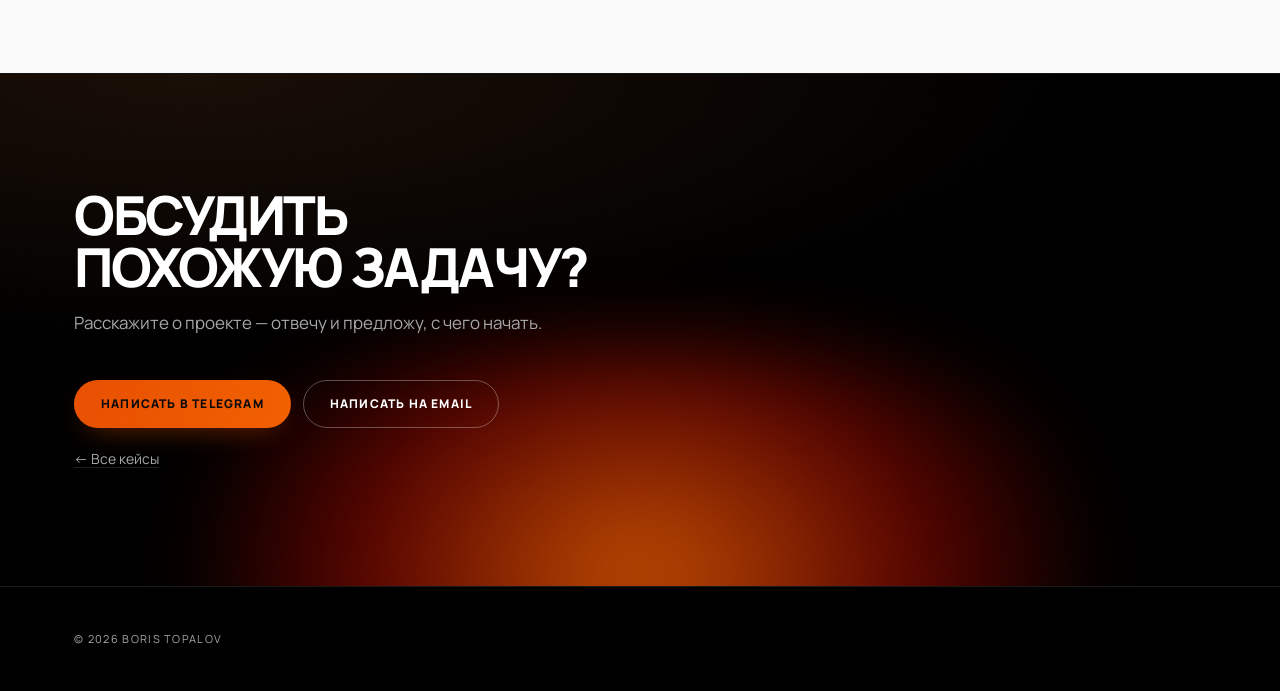
<file: cases/youtravel.html>
<!DOCTYPE html>
<html lang="ru" data-lang="ru" data-theme="dark">
<head>
  <meta charset="utf-8">
  <meta name="viewport" content="width=device-width, initial-scale=1">
  <title data-i18n="page.title">youtravel.me — маркетплейс авторских туров · Boris Topalov</title>
  <meta name="description" content="Кейс youtravel.me: дизайн клиентской и экспертной стороны маркетплейса авторских туров, личный кабинет, воронка и креативы.">
  <script>try{var t=localStorage.getItem('portfolio.theme');document.documentElement.setAttribute('data-theme',t==='light'?'light':'dark')}catch(e){}</script>
  <link rel="preload" href="../assets/fonts/Manrope-Variable.woff2" as="font" type="font/woff2" crossorigin>
  <link rel="stylesheet" href="../assets/css/tokens.css">
  <link rel="stylesheet" href="../assets/css/base.css">
  <link rel="stylesheet" href="../assets/css/components.css">
</head>
<body data-page="case-youtravel">

  <header class="site-header">
    <div class="wrap site-header__inner">
      <a class="logo" href="../index.html">Boris Topalov</a>
      <nav class="nav" aria-label="Основная навигация">
        <a href="../index.html#cases" data-i18n="nav.cases">Кейсы</a>
        <a href="../index.html#about" data-i18n="nav.about">Обо мне</a>
        <a href="../index.html#contact" data-i18n="nav.contact">Контакты</a>
      </nav>
      <button class="theme-toggle" id="themeToggle" type="button" aria-label="Включить светлую тему">
        <svg data-theme-icon="sun" viewBox="0 0 24 24" aria-hidden="true" focusable="false"><circle cx="12" cy="12" r="4.2"/><path d="M12 2.4v2.2M12 19.4v2.2M4.2 4.2l1.6 1.6M18.2 18.2l1.6 1.6M2.4 12h2.2M19.4 12h2.2M4.2 19.8l1.6-1.6M18.2 5.8l1.6-1.6"/></svg>
        <svg data-theme-icon="moon" viewBox="0 0 24 24" aria-hidden="true" focusable="false"><path d="M20.4 14.2A8.6 8.6 0 0 1 9.8 3.6a8.6 8.6 0 1 0 10.6 10.6Z"/></svg>
      </button>
      <button class="lang-toggle" id="langToggle" type="button" lang="en" aria-label="Switch to English">EN</button>
      <!-- TODO: заменить USERNAME на реальный ник в Telegram -->
      <a class="header-cta" href="https://t.me/USERNAME" target="_blank" rel="noopener" data-i18n="header.cta">Написать</a>
    </div>
  </header>

  <main>

    <section class="case-hero">
      <div class="hero__glow" aria-hidden="true"></div>
      <div class="wrap">
        <p class="eyebrow" data-i18n="case.yt.eyebrow">Senior product designer · 2019—2026</p>
        <h1 data-i18n="case.yt.title">YOUTRAVEL.ME — МАРКЕТПЛЕЙС АВТОРСКИХ ТУРОВ</h1>
        <p class="lead" data-i18n="case.yt.lead">Клиентская и экспертная сторона маркетплейса: каталог и карточка тура, чат с тревел-экспертом, бронирование, личный кабинет и рекламные креативы.</p>
        <dl class="case-meta">
          <div>
            <dt class="small" data-i18n="case.yt.metaRoleLabel">Роль</dt>
            <dd data-i18n="case.yt.metaRole">Senior product designer</dd>
          </div>
          <div>
            <dt class="small" data-i18n="case.yt.metaTypeLabel">Тип</dt>
            <dd data-i18n="case.yt.metaType">Продуктовый дизайн · веб и мобайл</dd>
          </div>
          <div>
            <dt class="small" data-i18n="case.yt.metaYearLabel">Год</dt>
            <dd data-i18n="case.yt.metaYear">2019—2026</dd>
          </div>
        </dl>
      </div>
    </section>

    <section class="case-block">
      <div class="wrap">
        <h2 data-i18n="case.yt.contextTitle">Контекст</h2>
        <p data-i18n="case.yt.contextP1">youtravel.me — маркетплейс авторских туров. Путешественник выбирает поездку не у туроператора, а у конкретного тревел-эксперта: смотрит каталог, задаёт вопросы в чате, бронирует и оплачивает на платформе.</p>
        <p data-i18n="case.yt.contextP2">Продукт живёт для двух аудиторий сразу: путешественники ищут и бронируют, эксперты размещают туры, ведут цены и даты, следят за бронированиями и выплатами. Дизайн должен держать большой объём данных — направления, цены, доступность — и доводить человека до брони без лишних шагов.</p>
      </div>
    </section>

    <section class="case-block">
      <div class="wrap">
        <h2 data-i18n="case.yt.roleTitle">Моя роль</h2>
        <p data-i18n="case.yt.roleP1">Отвечал за дизайн клиентской и бизнес-сторон сервиса, включая личный кабинет и посадочные страницы под трафик.</p>
        <ul class="tags">
          <li class="tag" data-i18n="case.yt.tag1">Клиентская сторона</li>
          <li class="tag" data-i18n="case.yt.tag2">Бизнес-сторона</li>
          <li class="tag" data-i18n="case.yt.tag3">Личный кабинет</li>
          <li class="tag" data-i18n="case.yt.tag4">CR1 / CR2</li>
          <li class="tag" data-i18n="case.yt.tag5">Воронка</li>
          <li class="tag" data-i18n="case.yt.tag6">Креативы</li>
        </ul>
      </div>
    </section>

    <section class="case-block">
      <div class="wrap">
        <h2 data-i18n="case.yt.doneTitle">Что сделано</h2>
        <p data-i18n="case.yt.doneP1">Собрал основные сценарии поиска и бронирования, переработал личный кабинет и подготовил шаблоны страниц под регулярные запуски.</p>
        <!-- TODO: заменить плейсхолдеры cover.svg на реальные скриншоты экранов -->
        <div class="gallery">
          <figure class="gallery__item">
            <img src="../assets/img/youtravel/cover.svg" alt="Экран поиска и выдачи предложений в youtravel.me" loading="lazy">
            <figcaption class="small" data-i18n="case.yt.shot1Cap">Поиск и выдача: фильтры, карточки предложений и сортировка.</figcaption>
          </figure>
          <figure class="gallery__item">
            <img src="../assets/img/youtravel/cover.svg" alt="Личный кабинет пользователя youtravel.me" loading="lazy">
            <figcaption class="small" data-i18n="case.yt.shot2Cap">Личный кабинет: поездки, документы и статусы бронирований.</figcaption>
          </figure>
          <figure class="gallery__item">
            <img src="../assets/img/youtravel/cover.svg" alt="Посадочная страница рекламной кампании youtravel.me" loading="lazy">
            <figcaption class="small" data-i18n="case.yt.shot3Cap">Посадочная страница под трафик с блоком оффера и формой заявки.</figcaption>
          </figure>
        </div>
      </div>
    </section>

    <section class="case-block">
      <div class="wrap">
        <h2 data-i18n="case.yt.aiTitle">Креативы с ИИ</h2>
        <p data-i18n="case.yt.aiP1">Для рекламных кампаний делал баннеры и промо-лендинги: сетка вариантов под разные аудитории и быстрые итерации по офферам.</p>
        <p data-i18n="case.yt.aiP2">Часть графики и текстов собирал с помощью нейросетей, а вёрстку промо-страниц ускорял через Claude Code — это сокращало путь от идеи до запуска.</p>
      </div>
    </section>

    <section class="case-block">
      <div class="wrap">
        <h2 data-i18n="case.yt.resultTitle">Результат</h2>
        <ul>
          <li data-i18n="case.yt.res1">Единая структура экранов для клиентской и партнёрской части: новые страницы собираются из готовых блоков.</li>
          <li data-i18n="case.yt.res2">Шаблоны промо-страниц и баннеров, которые команда переиспользует в регулярных кампаниях.</li>
          <li data-i18n="case.yt.res3">Переработанный личный кабинет с понятной навигацией по поездкам и документам.</li>
        </ul>
      </div>
    </section>

    <section class="cta-band">
      <div class="wrap">
        <h2 data-i18n="case.yt.ctaTitle">Обсудить похожую задачу?</h2>
        <p data-i18n="case.yt.ctaText">Расскажите о проекте — отвечу и предложу, с чего начать.</p>
        <div class="hero__actions">
          <!-- TODO: заменить USERNAME на реальный ник в Telegram -->
          <a class="btn btn--primary" href="https://t.me/USERNAME" target="_blank" rel="noopener" data-i18n="case.yt.ctaTelegram">Написать в Telegram</a>
          <!-- TODO: заменить EMAIL@EXAMPLE.COM на реальный адрес почты -->
          <a class="btn btn--ghost" href="mailto:EMAIL@EXAMPLE.COM" data-i18n="case.yt.ctaEmail">Написать на email</a>
        </div>
        <p><a class="small" href="../index.html" data-i18n="case.yt.back">← Все кейсы</a></p>
      </div>
    </section>

  </main>

  <footer class="site-footer">
    <div class="wrap">
      <p class="small" data-i18n="footer.note">© 2026 Boris Topalov</p>
    </div>
  </footer>

  <script src="../assets/js/i18n.js"></script>
  <script src="../assets/js/main.js"></script>
</body>
</html>
</file>
<file: assets/css/tokens.css>
/* ==========================================================================
   Design tokens v2 — "Molten horizon"
   Black + #E85002, grain gradients, hemisphere glow, dense uppercase grotesque.
   Two themes: dark (default: html[data-theme="dark"] or no attribute) / light.
   Variable names are a contract: extend, never rename.
   Rationale, contrast ratios and type scale: .design/design-notes-v2.md
   ========================================================================== */

/* --------------------------------------------------------------------------
   1. Theme-independent constants
   Fixed colour ramps for the hybrid layout: dark hero blocks stay dark,
   light case sections stay light — in BOTH themes.
   -------------------------------------------------------------------------- */

:root {
  /* Brand ---------------------------------------------------------------- */
  --brand-1: #000000;   /* base */
  --brand-2: #E85002;   /* brand orange */
  --brand-3: #C10801;   /* gradient stop, deep red */
  --brand-4: #F16001;   /* gradient stop, hot orange */
  --brand-5: #D9C3AB;   /* gradient stop, warm sand */

  /* Fixed dark surface --------------------------------------------------- */
  --d-bg: #000000;
  --d-elev: #0D0C0B;
  --d-elev-2: #171513;
  --d-text: #FFFFFF;
  --d-muted: #A7A7A7;
  --d-line: rgba(255, 255, 255, .12);
  --d-line-strong: rgba(255, 255, 255, .24);

  /* Fixed light surface -------------------------------------------------- */
  --l-bg: #F9F9F9;
  --l-elev: #FFFFFF;
  --l-elev-2: #F1EFEC;
  --l-text: #0A0A0A;
  --l-muted: #646464;
  --l-line: #E6E2DC;
  --l-line-strong: #D2CCC4;

  /* Gradients ------------------------------------------------------------
     --grad-1: full brand sweep — accent words, hairlines, button hover.
     --grad-2: deep red -> hot orange, radial glow core.
     --grad-3: warm sand -> transparent, soft horizon light.
     --grad-4: near-black mesh for large surface washes.                     */
  --grad-1: linear-gradient(100deg, #000000 0%, #C10801 42%, #F16001 72%, #D9C3AB 100%);
  --grad-2: radial-gradient(120% 120% at 50% 100%, #F16001 0%, #C10801 45%, rgba(0, 0, 0, 0) 78%);
  --grad-3: radial-gradient(60% 60% at 50% 100%, rgba(217, 195, 171, .55) 0%, rgba(217, 195, 171, 0) 70%);
  --grad-4: radial-gradient(120% 90% at 15% 0%, #1A0E06 0%, #000000 58%, #000000 100%);
  /* Text-only sweep: all stops stay legible on black (5.2:1+). Never start a
     clipped-text gradient at #000 — the first letters would vanish. */
  --grad-text: linear-gradient(100deg, #F16001 0%, #E85002 42%, #D9C3AB 100%);

  /* Glow + grain --------------------------------------------------------- */
  --glow: #F16001;
  --glow-soft: rgba(232, 80, 2, .38);
  --glow-hard: rgba(241, 96, 1, .85);
  --grain-opacity: .14;          /* dark surfaces */
  --grain-opacity-light: .07;    /* light surfaces */
  --grain-url: url("../img/grain.svg");
  --glow-url: url("../img/glow.svg");

  /* Typography -----------------------------------------------------------
     No serif anywhere. One dense grotesque for display + text.
     When the self-hosted woff2 registers under a different family name,
     change the FIRST value of --font-display / --font-sans only.           */
  --font-display: "Manrope", "Inter Tight", "Helvetica Neue", "Segoe UI", Arial, sans-serif;
  --font-sans: "Manrope", "Inter", "Helvetica Neue", "Segoe UI", Arial, sans-serif;

  --fs-display: clamp(44px, 7.2vw, 104px);   /* hero, uppercase, tight */
  --fs-hero: clamp(36px, 6.2vw, 84px);       /* h1 outside the homepage hero */
  --fs-h2: clamp(26px, 4.2vw, 56px);
  --fs-h3: clamp(19px, 1.5vw, 24px);
  --fs-body: 17px;
  --fs-small: 14px;
  --fs-label: 12px;                          /* caps micro-label */

  --lh-display: .9;
  --tracking-display: -.045em;               /* tight */
  --tracking-label: .16em;                   /* wide, caps labels */

  /* Spacing -------------------------------------------------------------- */
  --space-1: 8px;
  --space-2: 16px;
  --space-3: 24px;
  --space-4: 40px;
  --space-5: 64px;
  --space-6: 96px;
  --space-7: 128px;

  /* Shape ---------------------------------------------------------------- */
  --radius: 24px;
  --radius-sm: 14px;
  --radius-pill: 999px;

  /* Layout --------------------------------------------------------------- */
  --max: 1180px;
  --header-h: 72px;

  /* Motion --------------------------------------------------------------- */
  --ease-out: cubic-bezier(.22, .61, .36, 1);
  --dur: .28s;
}

/* --------------------------------------------------------------------------
   2. Light theme (html[data-theme="light"]; :root fallback)
   -------------------------------------------------------------------------- */

:root,
[data-theme="light"] {
  color-scheme: light;

  --bg: #F9F9F9;
  --surface: #FFFFFF;
  --surface-2: #F1EFEC;
  --text: #0A0A0A;
  --muted: #646464;           /* 5.62:1 on #F9F9F9 */
  --line: #E6E2DC;
  --line-strong: #CFC9C1;

  --accent: #E85002;          /* graphics / large text: 3.57:1 on #F9F9F9 */
  --accent-strong: #E85002;
  --accent-hover: #C10801;
  --accent-soft: #FBE9DE;     /* tinted fill */
  --accent-ink: #C10801;      /* small orange text on light: 6.04:1 */
  --on-accent: #0A0A0A;       /* dark ink on orange: 5.58:1 */

  --bg-dark: #000000;
  --bg-light: #F9F9F9;
  --elev-dark: #0D0C0B;
  --elev-light: #FFFFFF;

  --shadow: 0 1px 2px rgba(20, 14, 9, .05), 0 10px 30px rgba(20, 14, 9, .07);
  --shadow-lift: 0 2px 6px rgba(20, 14, 9, .06), 0 22px 48px rgba(20, 14, 9, .12);
  --shadow-glow: 0 18px 50px -18px rgba(232, 80, 2, .45);
  --focus-ring: 0 0 0 3px rgba(232, 80, 2, .38);

  /* Glass (header / cards on light) */
  --glass-bg: rgba(249, 249, 249, .74);
  --glass-border: rgba(10, 10, 10, .08);

  /* Header surface. Near-opaque on purpose: the sticky bar scrolls over both
     the dark hero and the light case panels, so its contrast must not depend
     on the backdrop. .95 over #000 composes to rgb(237,237,237) — the worst
     case for this theme (nav 7.57:1, logo 16.91:1). */
  --header-bg: rgba(249, 249, 249, .95);
  --header-border: rgba(10, 10, 10, .08);
  --header-ink: #4A4A4A;        /* 7.57:1 on rgb(237,237,237) */
  --header-ink-hover: #0A0A0A;  /* 16.91:1 */
}

/* --------------------------------------------------------------------------
   3. Dark theme — the default. Applied with data-theme="dark" OR when the
      attribute is missing (no-JS / first paint before the theme script).
   -------------------------------------------------------------------------- */

[data-theme="dark"],
html:not([data-theme]) {
  color-scheme: dark;

  --bg: #000000;
  --surface: #0D0C0B;
  --surface-2: #171513;
  --text: #FFFFFF;            /* 21:1 on #000 */
  --muted: #A7A7A7;           /* 8.73:1 on #000 */
  --line: rgba(255, 255, 255, .12);
  --line-strong: rgba(255, 255, 255, .26);

  --accent: #E85002;          /* 5.58:1 on #000 */
  --accent-strong: #E85002;
  --accent-hover: #F16001;
  --accent-soft: rgba(232, 80, 2, .14);
  --accent-ink: #F16001;      /* 6.41:1 on #000 */
  --on-accent: #0A0A0A;       /* 5.23:1 on #E85002 */

  --bg-dark: #000000;
  --bg-light: #F9F9F9;
  --elev-dark: #0D0C0B;
  --elev-light: #FFFFFF;

  --shadow: 0 1px 2px rgba(0, 0, 0, .5), 0 14px 34px rgba(0, 0, 0, .55);
  --shadow-lift: 0 2px 8px rgba(0, 0, 0, .55), 0 30px 70px rgba(0, 0, 0, .7);
  --shadow-glow: 0 24px 70px -24px rgba(241, 96, 1, .55);
  --focus-ring: 0 0 0 3px rgba(241, 96, 1, .45);

  --glass-bg: rgba(10, 9, 8, .62);
  --glass-border: rgba(255, 255, 255, .10);

  /* Header surface. .92 black keeps the bar dark over white case panels:
     composite rgb(20,20,20) → nav 7.66:1, logo 18.42:1. .62 used to compose to
     rgb(101,100,100) over #F9F9F9 and the nav fell to 2.45:1. */
  --header-bg: rgba(0, 0, 0, .92);
  --header-border: rgba(255, 255, 255, .10);
  --header-ink: #A7A7A7;        /* 7.66:1 on rgb(20,20,20) */
  --header-ink-hover: #FFFFFF;  /* 18.42:1 */
}

/* Selection uses the brand accent in both themes -------------------------- */

::selection {
  background: var(--accent);
  color: #0A0A0A;
}
</file>
<file: assets/css/base.css>
/* ==========================================================================
   Base layer — font, reset, typography, layout primitives
   Colour and skin tokens come from tokens.css (contract names only).
   Component skins (header, hero, cards, cta-band…) live in components.css.
   ========================================================================== */

/* Font --------------------------------------------------------------------
   Manrope — variable grotesque, wght 200–800, Cyrillic + Latin, SIL OFL 1.1
   (see assets/fonts/OFL.txt). Served locally, never from a CDN.
   The family name matches the first value of --font-display / --font-sans
   in tokens.css, so the token stack needs no change. */

@font-face {
  font-family: "Manrope";
  src: url("../fonts/Manrope-Variable.woff2") format("woff2");
  font-weight: 200 800;
  font-style: normal;
  font-display: swap;
}

/* Reset ------------------------------------------------------------------- */

*,
*::before,
*::after {
  box-sizing: border-box;
}

html {
  -webkit-text-size-adjust: 100%;
  text-size-adjust: 100%;
  background: var(--bg);
  scroll-behavior: smooth;
}

body {
  margin: 0;
  min-height: 100vh;
  min-height: 100svh;
  display: flex;
  flex-direction: column;
  background: var(--bg);
  color: var(--text);
  font-family: var(--font-sans, "Manrope", "Segoe UI", Helvetica, Arial, sans-serif);
  font-size: var(--fs-body);
  font-weight: 400;
  line-height: 1.6;
  font-synthesis-weight: none;
  -webkit-font-smoothing: antialiased;
  -moz-osx-font-smoothing: grayscale;
  text-rendering: optimizeLegibility;
  /* theme switching is a colour change only — no layout shift */
  transition: background-color .3s ease, color .3s ease;
}

main {
  flex: 1 0 auto;
}

/* Typography -------------------------------------------------------------- */

h1,
h2,
h3,
h4,
h5,
h6 {
  margin: 0;
  font-family: var(--font-display, "Manrope", "Segoe UI", Helvetica, Arial, sans-serif);
  font-weight: 700;
  line-height: 1.02;
  letter-spacing: -.02em;
  text-wrap: balance;
  overflow-wrap: break-word;
}

h1 {
  font-size: var(--fs-hero);
  font-weight: 800;
  line-height: .98;
  letter-spacing: var(--tracking-display, -.03em);
}

h2 {
  font-size: var(--fs-h2);
  margin-bottom: var(--space-3);
  line-height: 1.06;
}

h3 {
  font-size: var(--fs-h3);
  font-weight: 600;
  line-height: 1.2;
  letter-spacing: -.01em;
}

h4 {
  font-size: calc(var(--fs-body) + 1px);
  font-weight: 600;
  line-height: 1.3;
}

p {
  margin: 0;
  max-width: 68ch;
}

p + p {
  margin-top: var(--space-2);
}

a {
  color: inherit;
  text-decoration: none;
  transition: color .18s ease, border-color .18s ease;
}

p a,
.case-block a:not(.btn),
.site-footer a {
  text-decoration: underline;
  text-decoration-thickness: 1px;
  text-underline-offset: .18em;
  text-decoration-color: var(--line);
}

p a:hover,
.case-block a:not(.btn):hover,
.site-footer a:hover {
  color: var(--accent-ink);
  text-decoration-color: currentColor;
}

img,
svg,
video {
  display: block;
  max-width: 100%;
}

img {
  height: auto;
}

ul,
ol {
  margin: 0;
  padding: 0;
  list-style: none;
}

figure {
  margin: 0;
}

button,
input,
textarea,
select {
  font: inherit;
  color: inherit;
}

hr {
  margin-block: var(--space-4);
  border: 0;
  border-top: 1px solid var(--line);
}

:focus-visible {
  outline: 2px solid var(--accent);
  outline-offset: 3px;
  border-radius: 4px;
}

::selection {
  background: var(--accent);
  color: var(--on-accent);
}

[id] {
  scroll-margin-top: calc(var(--header-h, 72px) + var(--space-2));
}

/* Layout primitives ------------------------------------------------------- */

.wrap {
  width: 100%;
  max-width: var(--max);
  margin-inline: auto;
  padding-inline: var(--space-3);
}

.section {
  padding-block: var(--space-6);
}

.section + .section {
  padding-block-start: var(--space-5);
}

.section .grid,
.section .case-grid {
  margin-top: var(--space-4);
}

.grid {
  display: grid;
  grid-template-columns: repeat(auto-fit, minmax(min(100%, 280px), 1fr));
  gap: var(--space-3);
}

.case-grid {
  display: grid;
  grid-template-columns: repeat(2, minmax(0, 1fr));
  gap: var(--space-3);
}

/* Text utilities ---------------------------------------------------------- */

.eyebrow {
  display: inline-flex;
  align-items: center;
  gap: 10px;
  font-size: var(--fs-small);
  font-weight: 600;
  line-height: 1.2;
  letter-spacing: .14em;
  text-transform: uppercase;
  color: var(--muted);
}

.eyebrow::before {
  content: "";
  flex: none;
  width: 18px;
  height: 2px;
  background: var(--accent);
}

.label {
  display: inline-flex;
  align-items: center;
  gap: 6px;
  padding: 4px 12px;
  border: 1px solid var(--line);
  border-radius: var(--radius-pill);
  font-size: 12px;
  font-weight: 600;
  line-height: 1.4;
  letter-spacing: .12em;
  text-transform: uppercase;
  color: var(--accent-ink);
  background: transparent;
}

.lead {
  max-width: 60ch;
  font-size: clamp(18px, 1.4vw, 21px);
  line-height: 1.5;
  color: var(--muted);
}

.muted {
  color: var(--muted);
}

.small {
  font-size: var(--fs-small);
  line-height: 1.5;
}

/* Prose lists inside case content are not reset like UI lists -------------- */

.case-block :where(ul, ol) {
  margin-block: var(--space-3);
  padding-left: 1.25em;
  list-style: disc;
}

.case-block :where(ol) {
  list-style: decimal;
}

.case-block :where(ul, ol):not(.steps):not(.tags):not(.gallery) li + li {
  margin-top: var(--space-1);
}

.case-block .steps {
  margin-block: var(--space-4);
  padding-left: 0;
  list-style: none;
}

/* Breakpoints ------------------------------------------------------------- */

@media (max-width: 900px) {
  .grid {
    grid-template-columns: repeat(auto-fit, minmax(min(100%, 240px), 1fr));
  }
}

@media (max-width: 640px) {
  .wrap {
    padding-inline: 20px;
  }

  .section {
    padding-block: var(--space-5);
  }

  .section + .section {
    padding-block-start: var(--space-4);
  }

  .case-grid {
    grid-template-columns: minmax(0, 1fr);
  }

  .section .grid,
  .section .case-grid {
    margin-top: var(--space-3);
  }
}

/* Phones down to 360px: no horizontal scroll, headings keep 3–4 words a line */
@media (max-width: 420px) {
  .wrap {
    padding-inline: 16px;
  }

  h1 {
    line-height: 1.02;
  }

  .eyebrow {
    letter-spacing: .1em;
  }
}

@media (prefers-reduced-motion: reduce) {
  html {
    scroll-behavior: auto;
  }

  body {
    transition: none;
  }

  *,
  *::before,
  *::after {
    animation-duration: .001ms !important;
    animation-iteration-count: 1 !important;
    transition-duration: .001ms !important;
  }
}
</file>
<file: assets/css/components.css>
/* ==========================================================================
   Components v2 — "Molten horizon"
   Surface archetype: Decide / Learn (portfolio). One idea per section;
   dark hero + dark CTA band carry the brand, light case blocks carry proof.
   Depends on tokens.css. All legacy class names stay functional.
   ========================================================================== */

/* ==========================================================================
   0. Global surface + shared primitives
   ========================================================================== */

html {
  background: var(--bg);
}

body {
  background: var(--bg);
  color: var(--text);
}

.wrap {
  position: relative;
  z-index: 1;
}

/* Grain: one reusable texture layer. Pure CSS + inline SVG tile. --------- */

.grain {
  position: relative;
  isolation: isolate;
}

.grain::after {
  content: "";
  position: absolute;
  inset: 0;
  z-index: 3;
  pointer-events: none;
  background-image: var(--grain-url);
  background-size: 180px 180px;
  background-repeat: repeat;
  opacity: var(--grain-opacity);
  mix-blend-mode: overlay;
}

/* Small caps label: the second voice of the system after the display face. */

/* .label — chip (рамка приходит из base.css), .eyebrow — маркер с точкой. */

.label {
  justify-self: start;
  align-self: start;
  margin: 0;
  font-family: var(--font-sans);
  font-size: 11px;
  font-weight: 700;
  line-height: 1.3;
  letter-spacing: .14em;
  text-transform: uppercase;
  color: var(--accent-ink);
  border-color: var(--line-strong);
}

.label::before {
  content: none;
}

.eyebrow {
  display: inline-flex;
  align-items: center;
  gap: 10px;
  margin: 0;
  font-family: var(--font-sans);
  font-size: var(--fs-label);
  font-weight: 600;
  line-height: 1.2;
  letter-spacing: var(--tracking-label);
  text-transform: uppercase;
  color: var(--muted);
}

.eyebrow::before {
  content: "";
  flex: none;
  width: 6px;
  height: 6px;
  border-radius: 50%;
  background: var(--accent);
  box-shadow: 0 0 10px 1px var(--glow-soft);
}

.lead {
  max-width: 58ch;
  font-size: clamp(17px, 1.35vw, 20px);
  line-height: 1.55;
  color: var(--muted);
  text-wrap: pretty;
}

/* Utilities must survive component scopes: .case-block p and .case-card p
   set a body colour with higher specificity, so restate .muted for them. */

.muted,
p.muted,
.case-block p.muted,
.case-card p.muted,
.case-card .small.muted {
  color: var(--muted);
}

.small {
  font-size: var(--fs-small);
  line-height: 1.5;
}

/* ==========================================================================
   1. Header — dark glass, always visible CTA
   ========================================================================== */

.site-header {
  position: sticky;
  top: 0;
  z-index: 80;
  /* Near-opaque, both themes: the bar scrolls over the black hero, the warm
     glow AND the #F9F9F9 case panels. With the old .62 glass the composition
     over a light panel was rgb(101,100,100) and .nav a dropped to 2.45:1 —
     now the bar stays dark (rgb(20,20,20)) and the nav holds 7.66:1. */
  background: var(--header-bg);
  border-bottom: 1px solid var(--header-border, var(--line));
  -webkit-backdrop-filter: blur(20px) saturate(150%);
  backdrop-filter: blur(20px) saturate(150%);
  transition: background-color var(--dur) var(--ease-out),
              border-color var(--dur) var(--ease-out);
}

/* Fallback for engines without backdrop-filter: solid enough to stay legible */
@supports not ((backdrop-filter: blur(1px)) or (-webkit-backdrop-filter: blur(1px))) {
  .site-header {
    background: var(--bg);
  }
}

.site-header__inner {
  display: flex;
  flex-wrap: wrap;
  align-items: center;
  justify-content: flex-start;
  gap: 10px var(--space-2);
  min-height: var(--header-h);
  padding-block: 10px;
}

/* Nav sits in the optical centre; the action cluster stays tightly grouped
   on the right instead of being spread by space-between. */

.site-header .nav {
  margin-inline: auto;
}

.logo {
  display: inline-flex;
  align-items: center;
  gap: 10px;
  font-family: var(--font-display);
  font-size: 14px;
  font-weight: 800;
  line-height: 1;
  letter-spacing: .1em;
  text-transform: uppercase;
  color: var(--header-ink-hover, var(--text));
  white-space: nowrap;
}

.logo::before {
  content: "";
  flex: none;
  width: 8px;
  height: 8px;
  border-radius: 2px;
  background: var(--accent);
  box-shadow: 0 0 12px 0 var(--glow-hard);
  transform: none;
  transition: box-shadow var(--dur) var(--ease-out);
}

.logo:hover::before {
  transform: none;
  box-shadow: 0 0 18px 2px var(--glow-hard);
}

.nav {
  display: flex;
  align-items: center;
  gap: clamp(14px, 2.2vw, 30px);
  min-width: 0;
}

.nav a {
  position: relative;
  padding-block: 8px;
  font-family: var(--font-sans);
  font-size: 12px;
  font-weight: 600;
  letter-spacing: .1em;
  text-transform: uppercase;
  color: var(--header-ink, var(--muted));
  white-space: nowrap;
  transition: color var(--dur) var(--ease-out);
}

.nav a::after {
  content: "";
  position: absolute;
  inset-inline: 0;
  bottom: 2px;
  height: 1px;
  background: var(--accent);
  box-shadow: 0 0 8px 0 var(--glow-hard);
  opacity: 1;
  transform: scaleX(0);
  transform-origin: left center;
  transition: transform var(--dur) var(--ease-out);
}

.nav a:hover,
.nav a:focus-visible,
.nav a[aria-current="page"] {
  color: var(--header-ink-hover, var(--text));
}

.nav a:hover::after,
.nav a:focus-visible::after,
.nav a[aria-current="page"]::after {
  transform: scaleX(1);
}

/* Control pills — theme, language, header CTA ---------------------------- */

.theme-toggle,
.lang-toggle {
  display: inline-flex;
  align-items: center;
  justify-content: center;
  gap: 2px;
  min-width: 40px;
  min-height: 40px;
  padding: 0 12px;
  border: 1px solid var(--line-strong);
  border-radius: var(--radius-pill);
  background: transparent;
  color: var(--header-ink, var(--muted));
  font-family: var(--font-sans);
  font-size: 11px;
  font-weight: 700;
  line-height: 1;
  letter-spacing: .1em;
  text-transform: uppercase;
  cursor: pointer;
  transition: color var(--dur) var(--ease-out),
              border-color var(--dur) var(--ease-out),
              background-color var(--dur) var(--ease-out),
              box-shadow var(--dur) var(--ease-out);
}

.theme-toggle {
  padding: 0;
  width: 40px;
}

.theme-toggle svg {
  width: 17px;
  height: 17px;
  stroke: currentColor;
  fill: none;
  stroke-width: 1.6;
  stroke-linecap: round;
  stroke-linejoin: round;
}

.theme-toggle:hover,
.lang-toggle:hover {
  color: var(--header-ink-hover, var(--text));
  border-color: var(--accent);
  background: var(--accent-soft);
}

/* Two-icon convention: [data-theme-icon="sun"] shows in dark, "moon" in light.
   A single icon (or none) keeps working — this only refines the swap. */

.theme-toggle [data-theme-icon] {
  display: none;
}

html[data-theme="dark"] .theme-toggle [data-theme-icon="sun"],
html:not([data-theme]) .theme-toggle [data-theme-icon="sun"],
html[data-theme="light"] .theme-toggle [data-theme-icon="moon"] {
  display: block;
}

.lang-toggle a {
  padding: 4px 6px;
  border-radius: var(--radius-pill);
  color: var(--header-ink, var(--muted));
  font-size: inherit;
  letter-spacing: inherit;
}

.lang-toggle a:hover {
  color: var(--header-ink-hover, var(--text));
}

.lang-toggle a[aria-current="true"],
.lang-toggle a[aria-current="page"],
.lang-toggle .is-active {
  background: var(--accent);
  color: var(--on-accent);
  box-shadow: none;
}

.header-cta {
  display: inline-flex;
  align-items: center;
  justify-content: center;
  gap: 8px;
  min-height: 40px;
  padding: 0 18px;
  border: 1px solid transparent;
  border-radius: var(--radius-pill);
  background: var(--accent);
  color: var(--on-accent);
  font-family: var(--font-sans);
  font-size: 11px;
  font-weight: 800;
  line-height: 1;
  letter-spacing: .1em;
  text-transform: uppercase;
  text-decoration: none;
  white-space: nowrap;
  transition: background-color var(--dur) var(--ease-out),
              box-shadow var(--dur) var(--ease-out),
              transform var(--dur) var(--ease-out);
}

.header-cta:hover {
  background: var(--accent-hover);
  box-shadow: var(--shadow-glow);
  transform: translateY(-1px);
}

.header-cta:active {
  transform: translateY(0);
}

/* ==========================================================================
   2. Buttons
   ========================================================================== */

.btn {
  display: inline-flex;
  align-items: center;
  justify-content: center;
  gap: 10px;
  min-height: 48px;
  padding: 0 26px;
  border: 1px solid transparent;
  border-radius: var(--radius-pill);
  font-family: var(--font-sans);
  font-size: 12px;
  font-weight: 800;
  line-height: 1;
  letter-spacing: .1em;
  text-transform: uppercase;
  text-decoration: none;
  cursor: pointer;
  transition: background-color var(--dur) var(--ease-out),
              border-color var(--dur) var(--ease-out),
              color var(--dur) var(--ease-out),
              box-shadow var(--dur) var(--ease-out),
              transform var(--dur) var(--ease-out);
}

.btn:hover {
  transform: translateY(-2px);
}

.btn:active {
  transform: translateY(0);
}

.btn:focus-visible {
  outline: 2px solid var(--accent);
  outline-offset: 3px;
  border-radius: var(--radius-pill);
}

.btn--primary {
  background-color: var(--accent);
  background-image: linear-gradient(100deg, #E85002 0%, #F16001 100%);
  color: var(--on-accent);
  box-shadow: 0 10px 30px -14px rgba(232, 80, 2, .65);
}

.btn--primary:hover {
  /* Molten sweep: stays bright enough to keep dark ink at 5.2:1+ */
  background-image: linear-gradient(100deg, #F16001 0%, #E85002 45%, #D9C3AB 100%);
  box-shadow: var(--shadow-glow);
}

.btn--ghost {
  background: transparent;
  border-color: var(--line-strong);
  color: var(--text);
}

.btn--ghost:hover {
  background: var(--accent-soft);
  border-color: var(--accent);
  color: var(--text);
}

.btn--ghost:focus-visible {
  outline-color: var(--accent);
}

/* ==========================================================================
   3. Hero — dark stage, hemisphere glow, huge tight caps
   ========================================================================== */

.hero,
.hero--dark,
.case-hero {
  position: relative;
  isolation: isolate;
  overflow: clip;
  padding-block: clamp(52px, 7vw, 112px) clamp(112px, 13vw, 200px);
  background-color: #000000;
  background-image: var(--grad-4);
  color: #FFFFFF;

  /* Local token scope: dark, in both themes. Cards and text inside inherit. */
  --text: #FFFFFF;
  --muted: #A7A7A7;
  --line: rgba(255, 255, 255, .12);
  --line-strong: rgba(255, 255, 255, .26);
  --surface: #0D0C0B;
  --surface-2: #171513;
  --accent-ink: #F16001;
  --on-accent: #0A0A0A;
}

/* Hemisphere glow. Explicit element from markup, or generated fallback. */

.hero__glow,
.hero::before,
.case-hero::before {
  content: "";
  position: absolute;
  left: 50%;
  bottom: -2%;
  z-index: -1;
  width: min(1340px, 150vw);
  aspect-ratio: 2.4 / 1;
  transform: translateX(-50%);
  border-radius: 50% 50% 0 0 / 100% 100% 0 0;
  /* Stops are tight on purpose: the core stays at the horizon, the haze is
     already <10% by the time it reaches the CTA row, so #A7A7A7 lead text keeps
     its contrast. Verified by pixel sampling, see design-notes-v2 §5. */
  background:
    /* hot core sitting on the horizon */
    radial-gradient(20% 42% at 50% 100%,
      rgba(255, 214, 176, .95) 0%,
      rgba(241, 96, 1, .6) 40%,
      rgba(241, 96, 1, 0) 78%),
    /* wide body of the dome */
    radial-gradient(62% 100% at 50% 100%,
      rgba(241, 96, 1, .92) 0%,
      rgba(241, 96, 1, .55) 18%,
      rgba(193, 8, 1, .22) 36%,
      rgba(193, 8, 1, 0) 56%);
  filter: blur(26px) saturate(120%);
  box-shadow: inset 0 2px 0 rgba(255, 214, 180, .45);
  pointer-events: none;
}

/* A crisp rim light along the dome so it reads as a horizon, not a blob. */

.hero:has(.hero__glow)::before,
.case-hero:has(.hero__glow)::before {
  display: none;
}

.hero__glow {
  display: block;
}

/* Horizon line + grain over the whole stage */

.hero::after,
.hero--dark::after,
.case-hero::after {
  content: "";
  position: absolute;
  inset: 0;
  z-index: 0;
  pointer-events: none;
  background-image: var(--grain-url);
  background-size: 180px 180px;
  opacity: var(--grain-opacity);
  mix-blend-mode: overlay;
}

.hero__actions {
  display: flex;
  flex-wrap: wrap;
  gap: 12px;
  margin-top: clamp(28px, 4vw, 44px);
}

.hero__title,
.hero h1,
.case-hero h1 {
  margin: 0;
  max-width: 19ch;
  font-family: var(--font-display);
  font-size: var(--fs-display);
  font-weight: 800;
  line-height: var(--lh-display);
  letter-spacing: var(--tracking-display);
  text-transform: uppercase;
  text-wrap: balance;
  overflow-wrap: break-word;
  color: #FFFFFF;
}

/* h1 without the hero__title class (older markup) keeps a mid scale so a
   long Russian headline never turns into a 6-line wall. */

.hero h1:not(.hero__title),
.hero--dark h1:not(.hero__title),
.case-hero h1:not(.hero__title) {
  font-size: clamp(34px, 5.4vw, 84px);
  max-width: 17ch;
}

/* Optional accent word: <span class="accent"> / <em> inside the title */

.hero__title .accent,
.hero__title em,
.hero h1 em,
.case-hero h1 em {
  font-style: normal;
  background-image: var(--grad-text);
  -webkit-background-clip: text;
  background-clip: text;
  color: transparent;
  -webkit-text-fill-color: transparent;
}

/* If clipped text is unsupported the word must still be readable. */

@supports not ((-webkit-background-clip: text) or (background-clip: text)) {
  .hero__title .accent,
  .hero__title em,
  .hero h1 em,
  .case-hero h1 em {
    background-image: none;
    color: var(--accent);
    -webkit-text-fill-color: currentColor;
  }
}

.hero .eyebrow,
.hero--dark .eyebrow,
.hero__meta {
  color: #A7A7A7;
}

.hero .lead,
.hero--dark .lead,
.case-hero .lead {
  max-width: 54ch;
  margin-top: clamp(18px, 2.2vw, 26px);
  color: #A7A7A7;
}

.hero .eyebrow,
.hero--dark .eyebrow,
.case-hero .eyebrow {
  margin-bottom: clamp(18px, 2.4vw, 28px);
}

/* Trust row: "8 лет · senior product designer · …" */

.hero__meta {
  display: flex;
  flex-wrap: wrap;
  align-items: center;
  gap: 6px 0;
  /* base.css caps every <p> at 68ch; at 12px caps that is ~524px, so the row
     wrapped on the desktop even with 1130px available and a separator was
     left dangling at the end of the first line. Let the row use its line. */
  max-width: none;
  margin: clamp(26px, 3.4vw, 40px) 0 0;
  font-family: var(--font-sans);
  font-size: var(--fs-label);
  font-weight: 600;
  letter-spacing: .14em;
  text-transform: uppercase;
  color: #A7A7A7;
}

.hero__meta > * {
  display: inline-flex;
  align-items: center;
  margin: 0;
}

/* Legacy markup (bare spans): the dot is drawn on the following item. */
.hero__meta > * + *::before {
  content: "·";
  margin-inline: 12px;
  color: #E85002;
}

/* Markup v2: separators are real <span class="hero__meta-sep" aria-hidden>
   nodes, so CSS can drop them at narrow widths. When they exist, the legacy
   pseudo dot must be switched off — otherwise every separator renders "· ·". */
.hero__meta:has(.hero__meta-sep) {
  gap: 6px 12px;
}

.hero__meta:has(.hero__meta-sep) > * + *::before {
  content: none;
}

.hero__meta-sep {
  flex: none;
  justify-content: center;
  min-width: .5em;
  color: var(--accent-ink, #E85002);
  font-weight: 700;
  /* inherit the row's line box, so the dot sits on the same baseline as the
     caps instead of floating 3–4px lower in its own 1-line box */
  line-height: inherit;
  user-select: none;
}

/* ==========================================================================
   4. Sections — dark canvas, light case panels
   ========================================================================== */

.section {
  position: relative;
  padding-block: clamp(56px, 8vw, 112px);
}

.section + .section {
  padding-block-start: clamp(32px, 5vw, 64px);
}

.section .grid,
.section .case-grid {
  margin-top: clamp(32px, 4vw, 56px);
}

/* Light panel inside the dark site: warm off-white, dark type. */

.section--light,
.case-block {
  position: relative;
  background: var(--l-bg);
  color: var(--l-text);
  isolation: isolate;

  --bg: #F9F9F9;
  --surface: #FFFFFF;
  --surface-2: #F1EFEC;
  --text: #0A0A0A;
  --muted: #646464;
  --line: #E6E2DC;
  --line-strong: #CFC9C1;
  --accent-ink: #C10801;
  --on-accent: #0A0A0A;
  --shadow: 0 1px 2px rgba(20, 14, 9, .05), 0 10px 30px rgba(20, 14, 9, .07);
  --shadow-lift: 0 2px 6px rgba(20, 14, 9, .06), 0 22px 48px rgba(20, 14, 9, .12);
}

.section--light {
  padding-block: clamp(56px, 8vw, 112px);
  border-radius: var(--radius);
}

.section--light.grain::after {
  opacity: var(--grain-opacity-light);
  mix-blend-mode: multiply;
}

.section h2,
.section--light h2 {
  max-width: 18ch;
  margin: 0;
  font-family: var(--font-display);
  font-size: var(--fs-h2);
  font-weight: 800;
  line-height: .98;
  letter-spacing: -.035em;
  text-transform: uppercase;
  color: inherit;
}

.section .lead {
  margin-top: var(--space-2);
}

/* ==========================================================================
   5. Case cards — light cards, orange hover signal
   ========================================================================== */

/* Generic card — neutral panel, inherits the current surface scope */

.card {
  padding: clamp(20px, 2.4vw, 28px);
  background: var(--surface);
  border: 1px solid var(--line);
  border-radius: var(--radius);
  color: var(--text);
}

.case-grid {
  display: grid;
  grid-template-columns: 1.16fr 1fr;
  gap: clamp(16px, 2vw, 24px);
}

.case-grid > :nth-child(3):not(.request-card) {
  grid-column: 1 / -1;
}

.case-grid > .request-card {
  grid-column: 1 / -1;
}

.case-card {
  position: relative;
  display: flex;
  flex-direction: column;
  min-width: 0;
  overflow: hidden;
  padding: 10px;
  background: #FFFFFF;
  border: 1px solid var(--line);
  border-radius: var(--radius);
  color: var(--l-text);
  text-decoration: none;
  box-shadow: 0 1px 2px rgba(20, 14, 9, .04);
  transition: transform var(--dur) var(--ease-out),
              border-color var(--dur) var(--ease-out),
              box-shadow var(--dur) var(--ease-out);
}

.case-card:hover,
.case-card:focus-visible {
  transform: translateY(-4px);
  border-color: rgba(232, 80, 2, .55);
  box-shadow:
    0 0 0 1px rgba(232, 80, 2, .28),
    0 26px 50px -26px rgba(232, 80, 2, .55),
    0 2px 6px rgba(20, 14, 9, .06);
}

.case-card:focus-visible {
  outline: 2px solid var(--accent);
  outline-offset: 4px;
}

.case-card img {
  display: block;
  width: 100%;
  flex: 0 0 auto;
  aspect-ratio: 16 / 9;
  height: auto;
  object-fit: cover;
  border-radius: calc(var(--radius) - 10px);
  background: var(--l-elev-2);
}

/* The pair in the first row sits in unequal tracks (1.16fr / 1fr). A
   width-derived ratio therefore gave the two media wells different heights
   (322px vs 276px at 1440px) and pushed the titles 46px apart. A fixed
   height — width-independent — puts both titles on one line again.
   16:10 crop, top-anchored: the dashboard cover is a portrait export, so the
   overview bar + KPI row is the part worth showing. */
.case-grid > .case-card:nth-child(-n + 2) img {
  height: clamp(196px, 20vw, 292px);
  aspect-ratio: auto;
  object-position: 50% 0;
}

.case-grid > :nth-child(3):not(.request-card) img {
  aspect-ratio: 21 / 9;
  max-height: 420px;
}

.case-card h2,
.case-card h3 {
  padding: clamp(16px, 2vw, 22px) clamp(12px, 1.6vw, 16px) 0;
  margin: 0;
  font-family: var(--font-display);
  font-size: clamp(19px, 1.6vw, 23px);
  font-weight: 800;
  line-height: 1.12;
  letter-spacing: -.02em;
  color: #0A0A0A;
  text-wrap: balance;
}

.case-card p,
.case-card .small {
  padding: 8px clamp(12px, 1.6vw, 16px) 0;
  margin: 0;
  color: #4A4A4A;
  font-size: 15px;
  line-height: 1.5;
}

.case-card .small {
  margin-top: auto;
  padding-bottom: clamp(12px, 1.6vw, 16px);
  font-size: 11px;
  font-weight: 600;
  letter-spacing: .12em;
  text-transform: uppercase;
  color: #646464;
}

.case-card > p:last-child,
.case-card > h2:last-child,
.case-card > h3:last-child {
  padding-bottom: clamp(12px, 1.6vw, 16px);
}

/* ==========================================================================
   6. Request card — dark glass "private cases under NDA"
   ========================================================================== */

.request-card {
  position: relative;
  display: grid;
  gap: var(--space-2);
  overflow: hidden;
  padding: clamp(24px, 3.6vw, 44px);
  border: 1px solid rgba(255, 255, 255, .14);
  border-radius: var(--radius);
  background:
    radial-gradient(120% 140% at 88% -10%, rgba(232, 80, 2, .28) 0%, rgba(232, 80, 2, 0) 58%),
    linear-gradient(155deg, rgba(23, 21, 19, .92) 0%, rgba(0, 0, 0, .94) 100%);
  color: #FFFFFF;
  -webkit-backdrop-filter: blur(22px) saturate(140%);
  backdrop-filter: blur(22px) saturate(140%);
  box-shadow: 0 30px 70px -40px rgba(0, 0, 0, .85);
}

.request-card::after {
  content: "";
  position: absolute;
  inset: 0;
  pointer-events: none;
  background-image: var(--grain-url);
  background-size: 180px 180px;
  opacity: .22;
  mix-blend-mode: overlay;
}

.request-card > * {
  position: relative;
  z-index: 1;
}

/* 11–12px caps on a chip that is itself orange-tinted: #F16001 composed to
   4.26:1 against rgba(241,96,1,.08) over the card gradient. #FF8A3D holds
   5.9:1 there (5.1:1 in the glow corner) with the same hue family. */
.request-card .label,
.request-card .eyebrow {
  color: #FF8A3D;
}

.request-card .label {
  border-color: rgba(241, 96, 1, .45);
  background: rgba(241, 96, 1, .08);
}

.request-card .eyebrow::before {
  background: #F16001;
  box-shadow: 0 0 10px 1px rgba(241, 96, 1, .55);
}

.request-card h2,
.request-card h3 {
  max-width: 22ch;
  margin: 0;
  font-family: var(--font-display);
  font-size: clamp(24px, 2.6vw, 40px);
  font-weight: 800;
  line-height: .98;
  letter-spacing: -.03em;
  text-transform: uppercase;
  color: #FFFFFF;
}

.request-card p {
  max-width: 52ch;
  margin: 0;
  color: #A7A7A7;
  font-size: 15px;
  line-height: 1.55;
}

.request-card .small {
  color: #A7A7A7;
  font-size: 11px;
  letter-spacing: .12em;
  text-transform: uppercase;
}

.request-card .btn,
.request-card .btn--ghost {
  justify-self: start;
  margin-top: var(--space-1);
  border-color: rgba(255, 255, 255, .3);
  color: #FFFFFF;
}

.request-card .btn--primary {
  border-color: transparent;
  color: var(--on-accent);
}

/* ==========================================================================
   7. Case page — dark hero, light reading blocks
   ========================================================================== */

.case-hero {
  padding-block: clamp(60px, 8vw, 120px) clamp(64px, 8vw, 112px);
}

.case-hero h1 {
  max-width: 16ch;
}

.case-meta {
  display: flex;
  flex-wrap: wrap;
  align-items: baseline;
  gap: 6px 0;
  margin-top: clamp(24px, 3vw, 36px);
  font-family: var(--font-sans);
  font-size: var(--fs-small);
  color: #A7A7A7;
}

.case-meta > * {
  display: inline-flex;
  flex-direction: column;
  gap: 4px;
  margin: 0;
}

.case-meta > * + * {
  padding-left: 20px;
  margin-left: 20px;
  border-left: 1px solid rgba(255, 255, 255, .14);
}

.case-meta > * + *::before {
  content: none;
}

.case-meta dt,
.case-meta .small {
  font-size: 10px;
  font-weight: 700;
  letter-spacing: .16em;
  text-transform: uppercase;
  color: #8A8A8A;
}

.case-meta dd {
  margin: 0;
  font-size: 14px;
  font-weight: 600;
  color: #FFFFFF;
}

.case-meta strong,
.case-meta b {
  color: #FFFFFF;
  font-weight: 700;
}

.case-block {
  padding-block: clamp(40px, 6vw, 88px);
}

.case-block + .case-block {
  border-top: 1px solid var(--l-line);
}

.case-block h2 {
  max-width: 22ch;
  margin: 0 0 clamp(18px, 2.4vw, 28px);
  font-family: var(--font-display);
  font-size: clamp(22px, 2.8vw, 40px);
  font-weight: 800;
  line-height: 1;
  letter-spacing: -.03em;
  text-transform: uppercase;
  color: #0A0A0A;
}

.case-block h3 {
  font-family: var(--font-display);
  font-weight: 700;
  letter-spacing: -.015em;
  color: #0A0A0A;
}

.case-block > p,
.case-block p,
.case-block li {
  max-width: 66ch;
  color: #333333;
}

.case-block a:not(.btn) {
  color: #0A0A0A;
  text-decoration-color: rgba(232, 80, 2, .5);
}

.case-block a:not(.btn):hover {
  color: var(--accent-ink);
  text-decoration-color: currentColor;
}

.case-block :where(ul, ol) :where(strong, b) {
  color: #0A0A0A;
}

/* ==========================================================================
   8. Gallery
   ========================================================================== */

.gallery {
  display: grid;
  grid-template-columns: repeat(2, minmax(0, 1fr));
  gap: clamp(16px, 2vw, 24px);
  margin-block: clamp(24px, 3vw, 40px) 0;
  padding: 0;
  list-style: none;
}

.gallery__item {
  display: flex;
  flex-direction: column;
  gap: 10px;
  margin: 0;
  min-width: 0;
}

.gallery__item--wide {
  grid-column: 1 / -1;
}

.gallery img {
  width: 100%;
  border: 1px solid var(--l-line);
  border-radius: calc(var(--radius) - 4px);
  background: #FFFFFF;
  box-shadow: 0 18px 40px -30px rgba(20, 14, 9, .5);
}

.gallery figcaption {
  font-size: 13px;
  line-height: 1.5;
  color: #646464;
}

/* ==========================================================================
   9. Steps — numbered, orange ticks, hairline rhythm
   ========================================================================== */

.steps {
  counter-reset: step;
  margin-block: clamp(24px, 3vw, 40px);
  padding: 0;
  list-style: none;
  border-top: 1px solid var(--l-line);
}

.step {
  counter-increment: step;
  display: grid;
  grid-template-columns: 3.25rem minmax(0, 1fr);
  gap: var(--space-2);
  margin: 0;
  padding-block: clamp(18px, 2.2vw, 26px);
  border-bottom: 1px solid var(--l-line);
}

.step::before {
  content: counter(step, decimal-leading-zero);
  grid-column: 1;
  grid-row: 1;
  padding-top: 3px;
  font-family: var(--font-sans);
  font-size: 12px;
  font-weight: 800;
  font-variant-numeric: tabular-nums;
  letter-spacing: .08em;
  color: #C10801;
}

.step > * {
  grid-column: 2;
}

.step h3 {
  margin: 0 0 6px;
  font-size: var(--fs-h3);
  text-transform: none;
}

.step p {
  margin: 0;
  max-width: 62ch;
  color: #4A4A4A;
}

/* ==========================================================================
   10. Tags — orange pills
   ========================================================================== */

.tags {
  display: flex;
  flex-wrap: wrap;
  gap: 8px;
  margin-block: var(--space-3);
  padding: 0;
  list-style: none;
}

.tag,
.case-block .tag,
.tags .tag {
  display: inline-flex;
  align-items: center;
  margin: 0;
  padding: 7px 14px;
  border: 1px solid rgba(232, 80, 2, .32);
  border-radius: var(--radius-pill);
  background: rgba(232, 80, 2, .08);
  font-family: var(--font-sans);
  font-size: 11px;
  font-weight: 700;
  line-height: 1.3;
  letter-spacing: .08em;
  text-transform: uppercase;
  color: var(--accent-ink);
  white-space: nowrap;
}

/* ==========================================================================
   11. CTA band — dark closing stage with glow
   ========================================================================== */

.cta-band,
.case-cta {
  position: relative;
  isolation: isolate;
  overflow: clip;
  margin: 0;
  padding-block: clamp(64px, 9vw, 128px);
  background-color: #000000;
  background-image: var(--grad-4);
  border-top: 1px solid rgba(255, 255, 255, .08);
  color: #FFFFFF;

  --text: #FFFFFF;
  --muted: #A7A7A7;
  --line: rgba(255, 255, 255, .12);
  --line-strong: rgba(255, 255, 255, .3);
  --accent-ink: #F16001;
}

.cta-band::before,
.case-cta::before {
  content: "";
  position: absolute;
  left: 50%;
  bottom: -42%;
  z-index: 0;
  width: min(1100px, 130vw);
  aspect-ratio: 2.4 / 1;
  transform: translateX(-50%);
  border-radius: 50%;
  background:
    radial-gradient(58% 100% at 50% 50%,
      rgba(241, 96, 1, .8) 0%,
      rgba(193, 8, 1, .45) 44%,
      rgba(193, 8, 1, 0) 72%);
  filter: blur(40px);
  pointer-events: none;
}

.cta-band::after,
.case-cta::after {
  content: "";
  position: absolute;
  inset: 0;
  z-index: 1;
  pointer-events: none;
  background-image: var(--grain-url);
  background-size: 180px 180px;
  opacity: var(--grain-opacity);
  mix-blend-mode: overlay;
}

.cta-band > .wrap,
.case-cta > .wrap {
  position: relative;
  z-index: 2;
}

.cta-band h2,
.case-cta h2 {
  max-width: 16ch;
  margin: 0;
  font-family: var(--font-display);
  font-size: var(--fs-h2);
  font-weight: 800;
  line-height: .96;
  letter-spacing: var(--tracking-display);
  text-transform: uppercase;
  color: #FFFFFF;
}

.cta-band p,
.case-cta p {
  max-width: 56ch;
  margin-top: var(--space-2);
  color: #A7A7A7;
}

.case-cta .hero__actions {
  margin-top: clamp(24px, 3vw, 36px);
}

.case-cta .hero__actions + p {
  margin-top: var(--space-3);
}

.case-cta a:not(.btn) {
  color: #FFFFFF;
  text-decoration: underline;
  text-decoration-thickness: 1px;
  text-underline-offset: .18em;
  text-decoration-color: rgba(255, 255, 255, .3);
}

.case-cta a:not(.btn):hover {
  color: #F16001;
  text-decoration-color: currentColor;
}

/* ==========================================================================
   12. Footer
   ========================================================================== */

.site-footer {
  padding-block: clamp(28px, 3.4vw, 44px);
  background: #000000;
  border-top: 1px solid rgba(255, 255, 255, .1);
  color: #A7A7A7;
  font-size: var(--fs-small);

  --text: #FFFFFF;
  --muted: #A7A7A7;
  --line: rgba(255, 255, 255, .12);
}

.site-footer .wrap {
  display: flex;
  flex-wrap: wrap;
  align-items: center;
  justify-content: space-between;
  gap: var(--space-2) var(--space-3);
}

.site-footer p {
  margin: 0;
  font-size: 11px;
  letter-spacing: .12em;
  text-transform: uppercase;
  color: #A7A7A7;
}

.site-footer a {
  color: #FFFFFF;
}

.site-footer a:hover {
  color: #F16001;
}

/* ==========================================================================
   13. Responsive — mobile-first safety, no horizontal scroll from 360px
   ========================================================================== */

@media (max-width: 960px) {
  .case-grid {
    grid-template-columns: 1fr 1fr;
  }

  /* Equal tracks here, so the ratio gives both wells the same height again. */
  .case-grid > .case-card:nth-child(-n + 2) img {
    height: auto;
    aspect-ratio: 16 / 10;
  }

  .case-card h2,
  .case-card h3 {
    font-size: 18px;
  }

  .case-card p {
    font-size: 14px;
  }
}

@media (max-width: 860px) {
  /* Header wraps to two rows here: logo + controls, then the nav.
     Keep the token truthful so [id] scroll-margin and min-height agree. */
  :root {
    --header-h: 104px;
  }

  .site-header__inner {
    justify-content: flex-start;
    gap: 8px;
  }

  .logo {
    margin-right: auto;
  }

  .site-header .nav {
    margin-inline: 0;
  }

  .site-header .nav {
    order: 4;
    width: 100%;
    gap: var(--space-3);
    overflow-x: auto;
    scrollbar-width: none;
    padding-block: 4px 2px;
  }

  .site-header .nav::-webkit-scrollbar {
    display: none;
  }

  .site-header .nav a {
    font-size: 11px;
    padding-block: 6px;
  }

  .case-grid {
    grid-template-columns: minmax(0, 1fr);
  }

  /* Stacked cards: no alignment to defend, so a plain 16:9 banner reads better
     than a fixed-height strip. */
  .case-grid > .case-card:nth-child(-n + 2) img {
    height: auto;
    aspect-ratio: 16 / 9;
    object-position: 50% 0;
  }

  .case-grid > :nth-child(3):not(.request-card) img {
    aspect-ratio: 16 / 9;
    max-height: none;
  }

  .case-meta > * + * {
    padding-left: 14px;
    margin-left: 14px;
  }
}

/* Trust row on phones: a separator that lands at a line start ("· маркетплейсы")
   is worse than no separator at all, and CSS cannot detect line starts without
   JS. Below 720px the dots are dropped and the gap carries the rhythm —
   the row still fits on one line down to ~700px, so the dots never dangle. */
@media (max-width: 720px) {
  .hero__meta {
    gap: 6px 16px;
  }

  .hero__meta-sep,
  .hero__meta > * + *::before {
    display: none;
    content: none;
  }
}

@media (max-width: 640px) {
  .hero,
  .hero--dark,
  .case-hero {
    padding-block: clamp(44px, 12vw, 72px) clamp(64px, 18vw, 104px);
  }

  .hero__glow,
  .hero::before,
  .case-hero::before {
    width: 190vw;
    bottom: -10%;
    filter: blur(20px) saturate(115%);
  }

  .hero__actions {
    gap: 10px;
  }

  .btn {
    min-height: 46px;
    padding: 0 20px;
    font-size: 11px;
  }

  .section,
  .section--light {
    padding-block: clamp(40px, 10vw, 64px);
  }

  .gallery {
    grid-template-columns: minmax(0, 1fr);
  }

  .step {
    grid-template-columns: 2.25rem minmax(0, 1fr);
    gap: var(--space-1) var(--space-2);
  }

  .case-meta {
    display: grid;
    grid-template-columns: repeat(2, minmax(0, 1fr));
    gap: var(--space-2);
  }

  .case-meta > * + * {
    padding-left: 0;
    margin-left: 0;
    border-left: 0;
  }

  .case-block h2 {
    max-width: none;
  }
}

@media (max-width: 420px) {
  .logo {
    font-size: 12px;
    letter-spacing: .08em;
  }

  .theme-toggle {
    width: 38px;
    min-width: 38px;
    min-height: 38px;
  }

  .lang-toggle {
    min-height: 38px;
    padding: 0 10px;
  }

  .header-cta {
    min-height: 38px;
    padding: 0 12px;
    font-size: 10px;
    letter-spacing: .08em;
  }

  .hero__actions {
    flex-direction: column;
    align-items: stretch;
  }

  .hero__actions .btn {
    width: 100%;
  }

  .request-card .btn,
  .request-card .btn--ghost {
    justify-self: stretch;
    width: 100%;
  }
}

/* ==========================================================================
   14. Motion preferences + print
   ========================================================================== */

@media (prefers-reduced-motion: reduce) {
  html {
    scroll-behavior: auto;
  }

  .btn,
  .case-card,
  .nav a,
  .nav a::after,
  .lang-toggle,
  .theme-toggle,
  .header-cta,
  .logo::before,
  .site-header {
    transition: none;
  }

  .btn:hover,
  .case-card:hover,
  .header-cta:hover {
    transform: none;
  }
}

@media print {
  .site-header,
  .cta-band::before,
  .case-cta::before,
  .hero::before,
  .hero::after,
  .case-hero::after,
  .hero__glow {
    display: none !important;
  }

  body,
  .hero,
  .case-hero,
  .cta-band,
  .case-cta {
    background: #FFFFFF !important;
    color: #000000 !important;
  }
}
</file>
